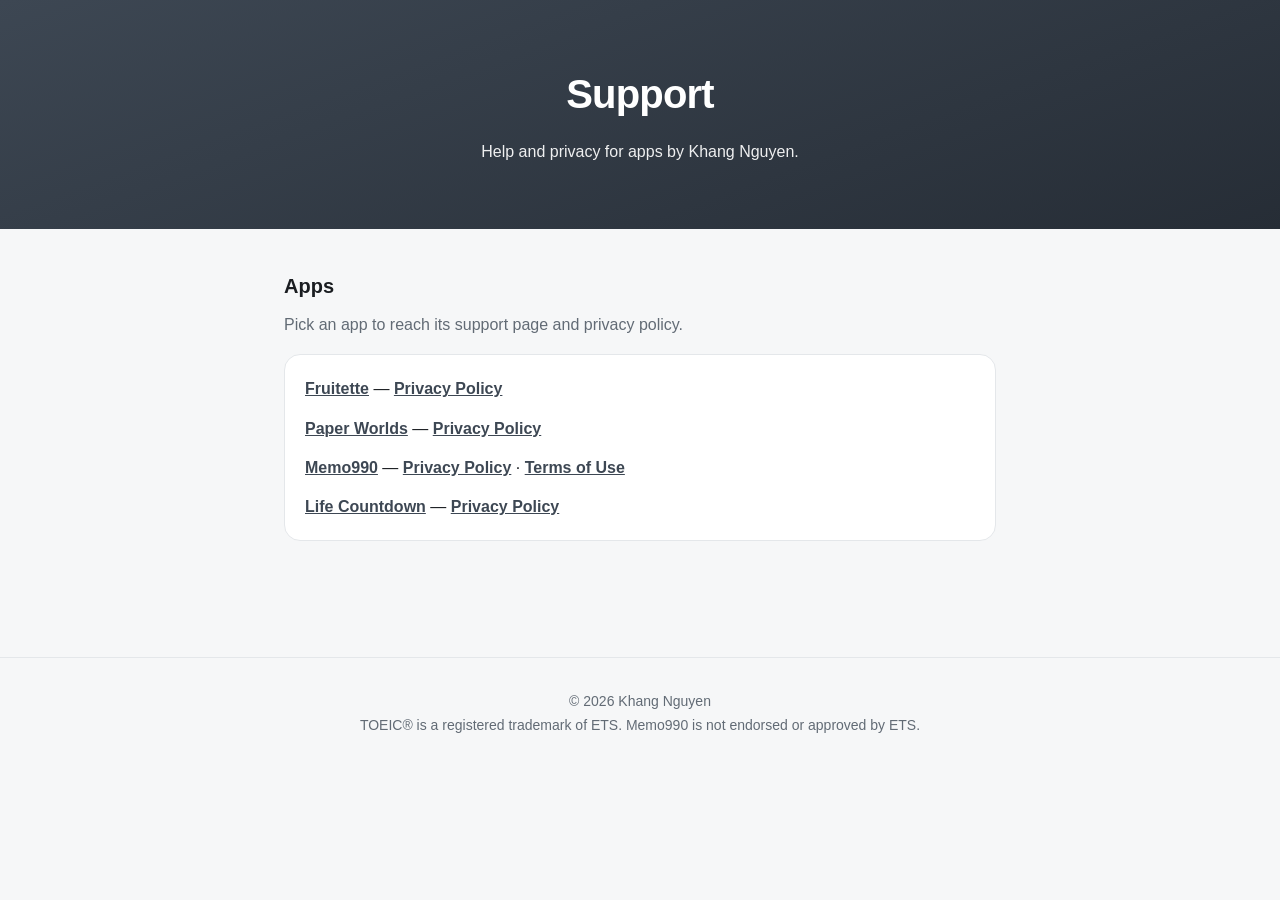
<file: index.html>
<!DOCTYPE html>
<html lang="en">
<head>
  <meta charset="UTF-8" />
  <meta name="viewport" content="width=device-width, initial-scale=1.0" />
  <title>Support — Apps by Khang Nguyen</title>
  <meta name="description" content="Support pages and privacy policies for apps by Khang Nguyen." />
  <link rel="stylesheet" href="assets/site.css" />
</head>
<body>
  <header class="hero">
    <div class="wrap">
      <h1>Support</h1>
      <p>Help and privacy for apps by Khang Nguyen.</p>
    </div>
  </header>

  <main class="wrap">
    <section>
      <h2>Apps</h2>
      <p class="section-sub">Pick an app to reach its support page and privacy policy.</p>
      <div class="card">
        <ul class="app-list">
          <li>
            <a href="fruitette/">Fruitette</a> —
            <a href="fruitette/privacy.html">Privacy Policy</a>
          </li>
          <li>
            <a href="paper/">Paper Worlds</a> —
            <a href="paper/privacy.html">Privacy Policy</a>
          </li>
          <li>
            <a href="memo990/">Memo990</a> —
            <a href="memo990/privacy.html">Privacy Policy</a> ·
            <a href="memo990/terms.html">Terms of Use</a>
          </li>
          <li>
            <a href="life-countdown/">Life Countdown</a> —
            <a href="life-countdown/privacy.html">Privacy Policy</a>
          </li>
        </ul>
      </div>
    </section>
  </main>

  <footer>
    <div>© 2026 Khang Nguyen</div>
    <div>TOEIC® is a registered trademark of ETS. Memo990 is not endorsed or approved by ETS.</div>
  </footer>
</body>
</html>
</file>
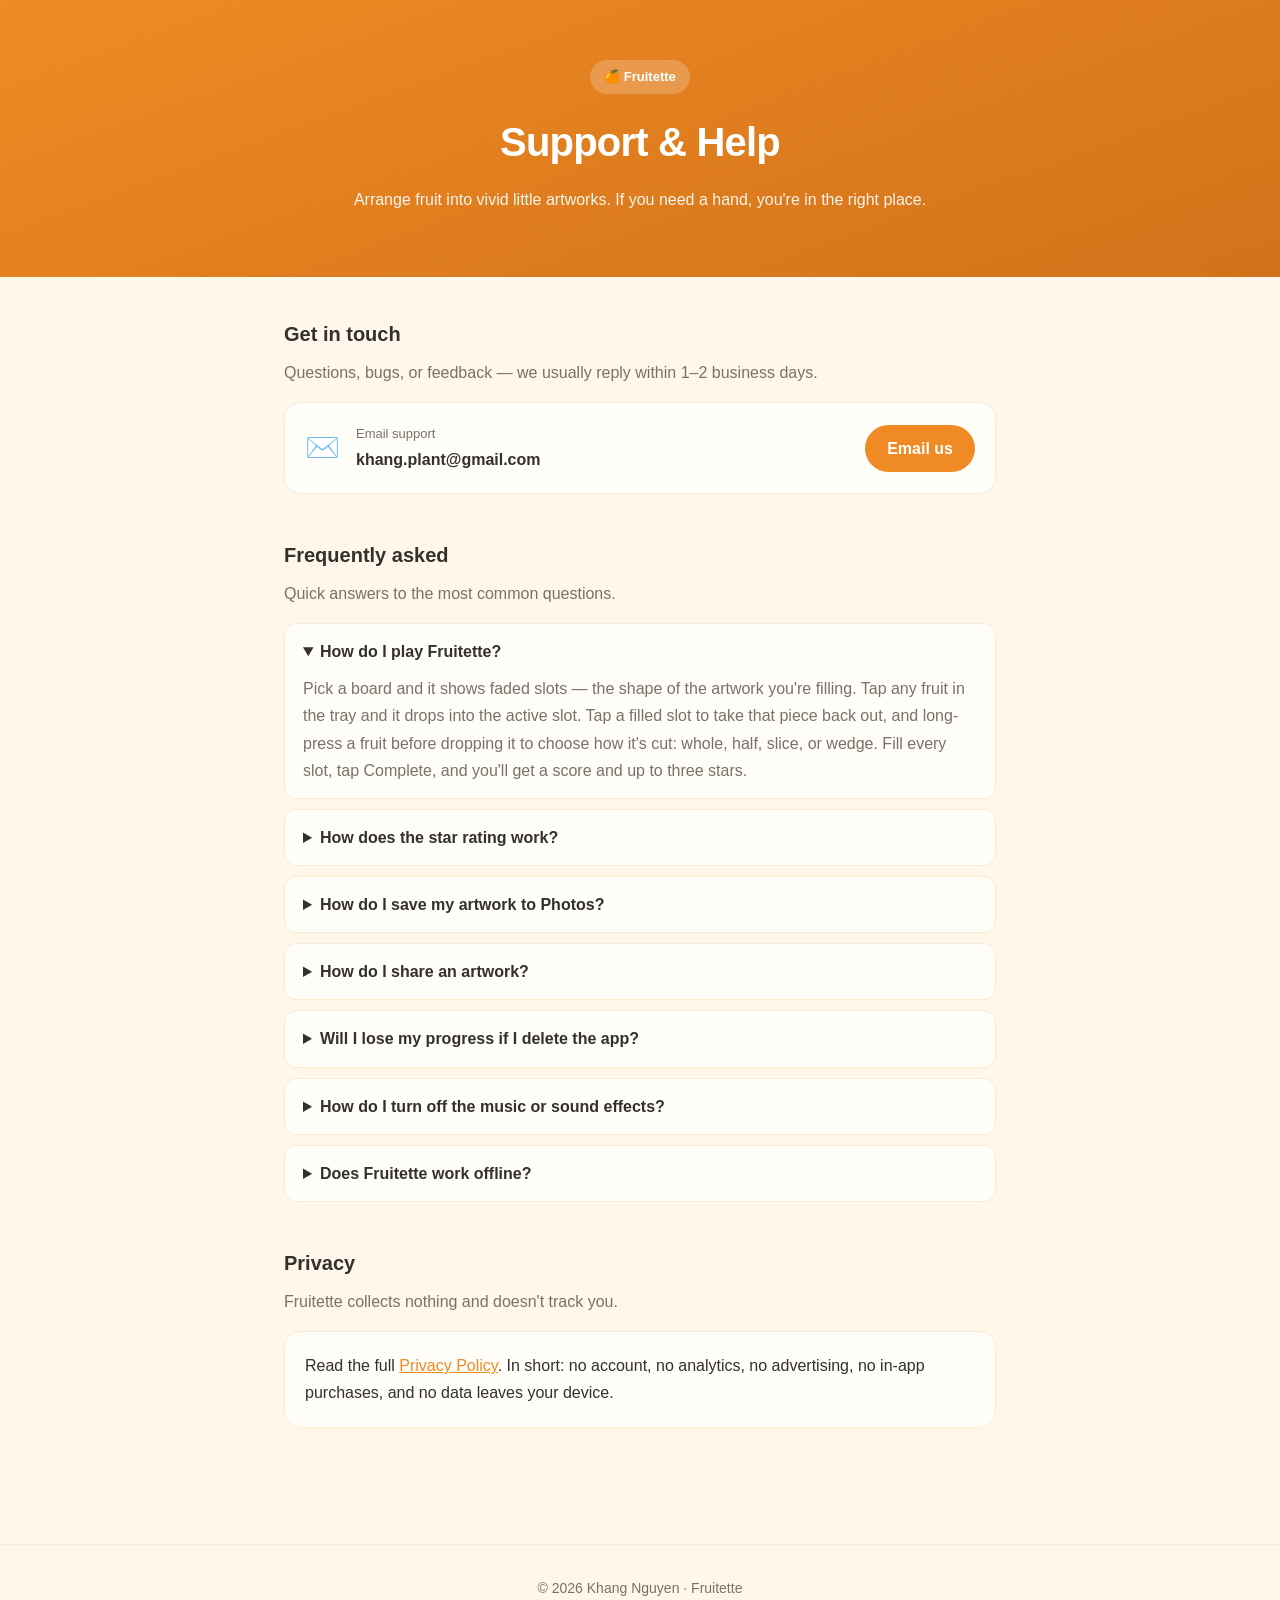
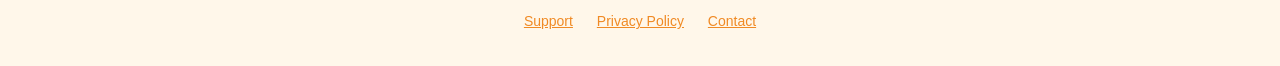
<file: fruitette/index.html>
<!DOCTYPE html>
<html lang="en">
<head>
  <meta charset="UTF-8" />
  <meta name="viewport" content="width=device-width, initial-scale=1.0" />
  <title>Support — Fruitette</title>
  <meta name="description" content="Support and help for Fruitette." />
  <link rel="stylesheet" href="../assets/site.css" />
  <style>
    :root {
      --paper: #FFF7EA;
      --paper-card: #FFFDF7;
      --ink: #33302E;
      --ink-soft: #7A7168;
      --brand: #F08A24;
      --brand-deep: #D1731A;
      --line: #FCEBD3;
    }
  </style>
</head>
<body>
  <header class="hero">
    <div class="wrap">
      <span class="badge">🍊 Fruitette</span>
      <h1>Support &amp; Help</h1>
      <p>Arrange fruit into vivid little artworks. If you need a hand, you're in the right place.</p>
    </div>
  </header>

  <main class="wrap">
    <section id="contact">
      <h2>Get in touch</h2>
      <p class="section-sub">Questions, bugs, or feedback — we usually reply within 1–2 business days.</p>
      <div class="card contact">
        <div class="icon">✉️</div>
        <div class="meta">
          <div class="label">Email support</div>
          <div class="value">khang.plant@gmail.com</div>
        </div>
        <a class="btn" href="mailto:khang.plant@gmail.com?subject=Fruitette%20Support">Email us</a>
      </div>
    </section>

    <section id="faq">
      <h2>Frequently asked</h2>
      <p class="section-sub">Quick answers to the most common questions.</p>

      <details open>
        <summary>How do I play Fruitette?</summary>
        <p>Pick a board and it shows faded slots — the shape of the artwork you're filling. Tap any fruit in the tray and it drops into the active slot. Tap a filled slot to take that piece back out, and long-press a fruit before dropping it to choose how it's cut: whole, half, slice, or wedge. Fill every slot, tap Complete, and you'll get a score and up to three stars.</p>
      </details>

      <details>
        <summary>How does the star rating work?</summary>
        <p>Stars come from colour harmony, not speed — there is no timer. Two opposite colours on the wheel (orange and blue, say) is complementary and earns three stars. Three neighbouring colours is analogous, and a single colour is monochrome; both earn two stars. No harmony earns one star. Rarer fruit adds points on top, and garnishes like mint or pearls score points without affecting harmony.</p>
      </details>

      <details>
        <summary>How do I save my artwork to Photos?</summary>
        <p>When you complete an arrangement, the finish screen has a save button that writes the image to your photo library. The first time you tap it, iOS asks for permission to add photos — that's the standard system prompt. If you said no earlier and want to change it, go to iOS Settings → Fruitette → Photos and allow adding photos. Fruitette only ever adds images; it never reads the photos you already have.</p>
      </details>

      <details>
        <summary>How do I share an artwork?</summary>
        <p>The finish screen also has a share button. It hands the image to the normal iOS share sheet, and you pick where it goes — Messages, Instagram, AirDrop, anywhere. Fruitette doesn't upload your artwork anywhere on its own.</p>
      </details>

      <details>
        <summary>Will I lose my progress if I delete the app?</summary>
        <p>Yes. Fruitette stores everything on your device and there is no account or cloud backup, so deleting the app deletes your progress, stars, and unlocks for good. There's no way for us to restore it — we never had a copy. If you're only moving to a new phone, an encrypted iPhone backup or a direct device-to-device transfer carries the app's data across.</p>
      </details>

      <details>
        <summary>How do I turn off the music or sound effects?</summary>
        <p>Both toggles live at the top of the Home screen: the music note icon turns background music on and off, and the speaker icon does the same for sound effects. Your choice is remembered the next time you open the app.</p>
      </details>

      <details>
        <summary>Does Fruitette work offline?</summary>
        <p>Yes, completely. Fruitette has no accounts and no server — everything runs on your device, so the whole game works in airplane mode.</p>
      </details>
    </section>

    <section id="privacy">
      <h2>Privacy</h2>
      <p class="section-sub">Fruitette collects nothing and doesn't track you.</p>
      <div class="card">
        <p>Read the full <a href="privacy.html">Privacy Policy</a>. In short: no account, no analytics, no advertising, no in-app purchases, and no data leaves your device.</p>
      </div>
    </section>
  </main>

  <footer>
    <div>© 2026 Khang Nguyen · Fruitette</div>
    <div style="margin-top:10px">
      <a href="index.html">Support</a>
      <a href="privacy.html">Privacy Policy</a>
      <a href="mailto:khang.plant@gmail.com">Contact</a>
    </div>
  </footer>
</body>
</html>
</file>
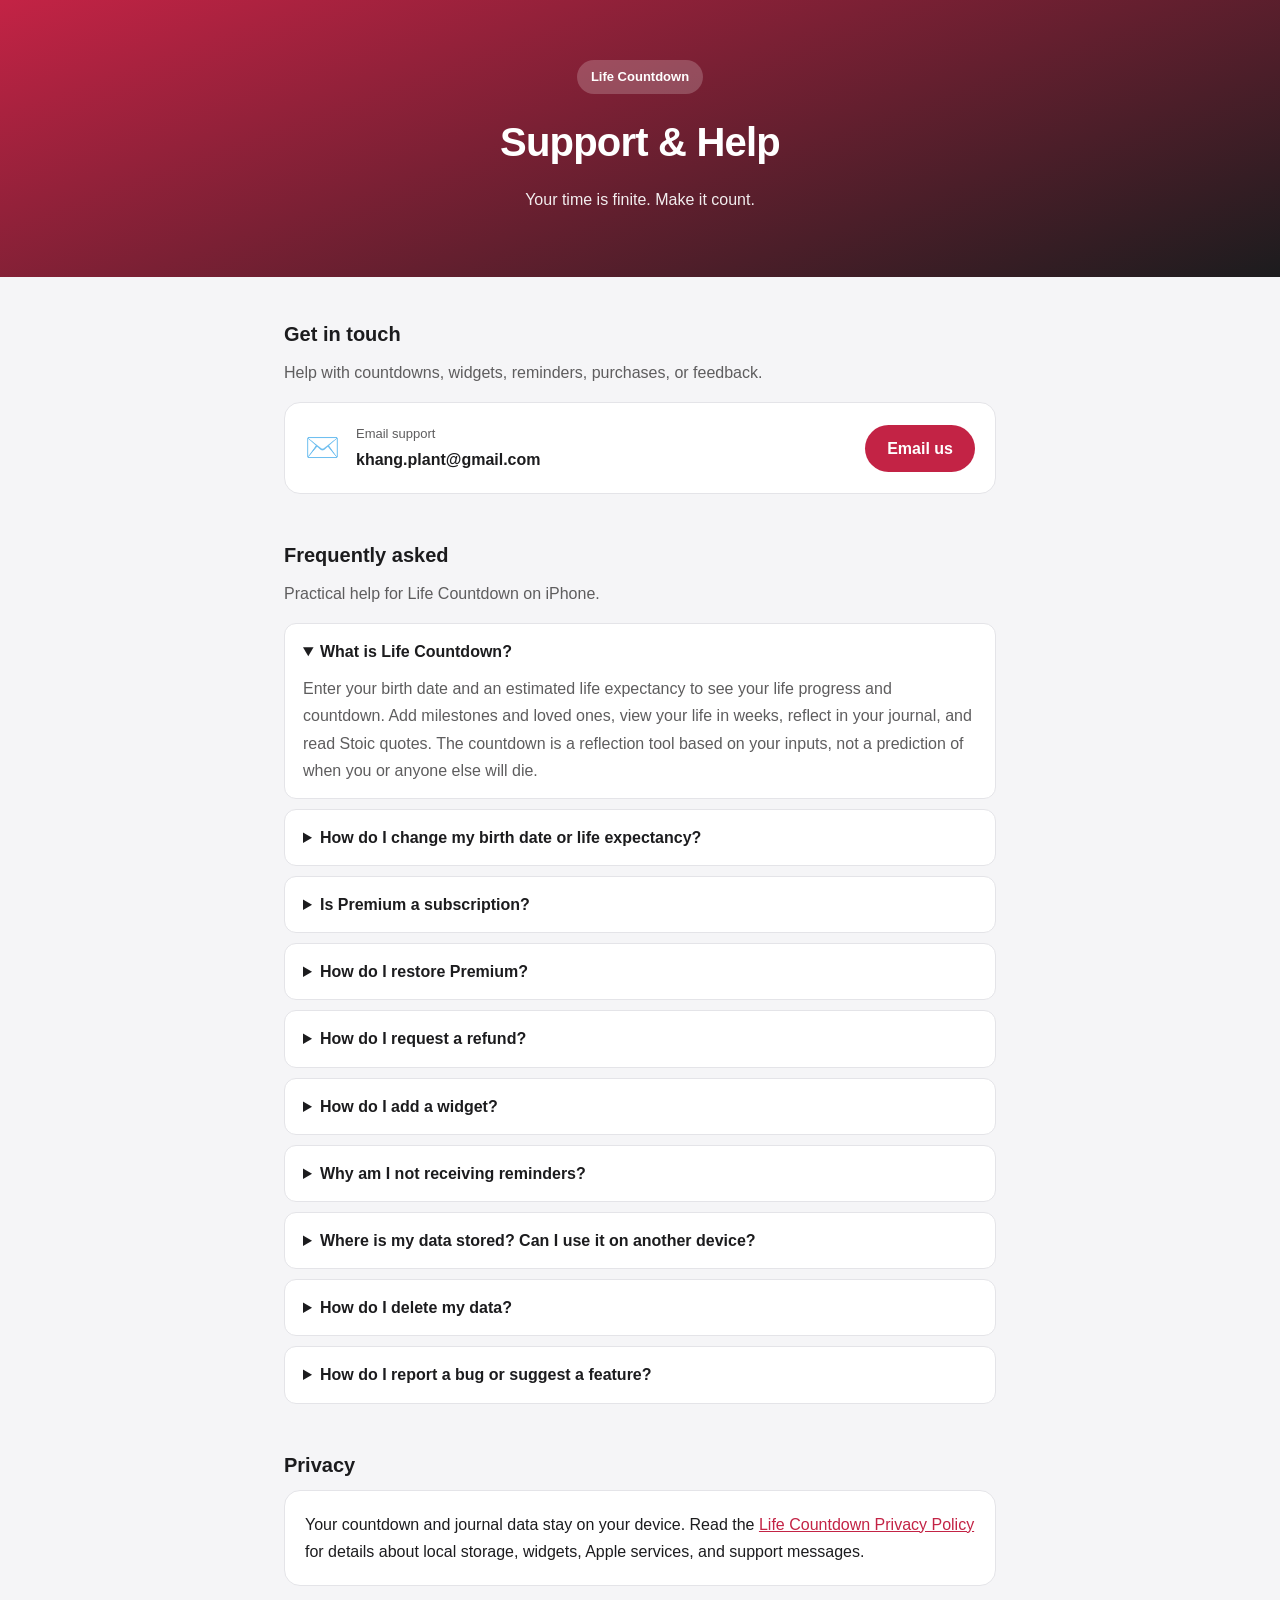
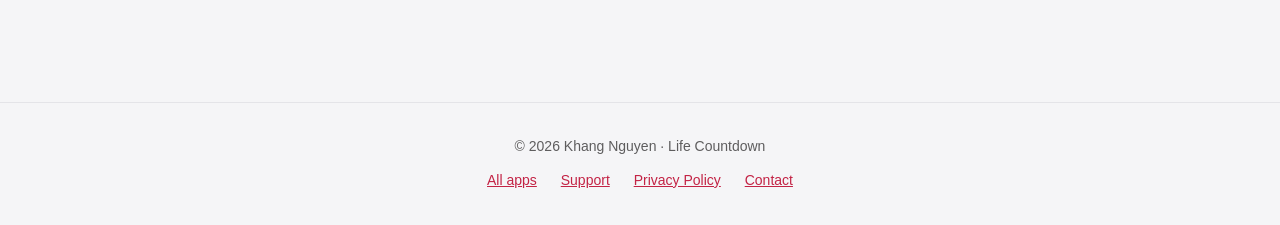
<file: life-countdown/index.html>
<!DOCTYPE html>
<html lang="en">
<head>
  <meta charset="UTF-8" />
  <meta name="viewport" content="width=device-width, initial-scale=1.0" />
  <title>Support &amp; Help — Life Countdown</title>
  <meta name="description" content="Help with Life Countdown, widgets, reminders, local data, and one-time Premium purchases." />
  <link rel="stylesheet" href="../assets/site.css" />
  <style>
    :root {
      --paper: #F5F5F7; --paper-card: #FFFFFF; --ink: #1C1C1E;
      --ink-soft: #5E5D5E; --brand: #C32345; --brand-deep: #1C1C1E;
      --line: #E4E4E8;
    }
  </style>
</head>
<body>
  <header class="hero">
    <div class="wrap">
      <span class="badge">Life Countdown</span>
      <h1>Support &amp; Help</h1>
      <p>Your time is finite. Make it count.</p>
    </div>
  </header>
  <main class="wrap">
    <section id="contact">
      <h2>Get in touch</h2>
      <p class="section-sub">Help with countdowns, widgets, reminders, purchases, or feedback.</p>
      <div class="card contact">
        <div class="icon" aria-hidden="true">✉️</div>
        <div class="meta">
          <div class="label">Email support</div>
          <div class="value">khang.plant@gmail.com</div>
        </div>
        <a class="btn" href="mailto:khang.plant@gmail.com?subject=Life%20Countdown%20Support">Email us</a>
      </div>
    </section>
    <section id="faq">
      <h2>Frequently asked</h2>
      <p class="section-sub">Practical help for Life Countdown on iPhone.</p>
      <details open>
        <summary>What is Life Countdown?</summary>
        <p>Enter your birth date and an estimated life expectancy to see your life progress and countdown. Add milestones and loved ones, view your life in weeks, reflect in your journal, and read Stoic quotes. The countdown is a reflection tool based on your inputs, not a prediction of when you or anyone else will die.</p>
      </details>
      <details>
        <summary>How do I change my birth date or life expectancy?</summary>
        <p>Open Profile → Personal Settings. Update your birth date or life expectancy there. You can also manage your loved ones from Personal Settings.</p>
      </details>
      <details>
        <summary>Is Premium a subscription?</summary>
        <p>No. Premium is an optional one-time purchase through the Apple App Store. It unlocks unlimited loved ones, morning Stoic quote notifications, Life-in-Weeks themes, and milestones on your life grid. The App Store shows the current price in your currency before you confirm payment.</p>
      </details>
      <details>
        <summary>How do I restore Premium?</summary>
        <p>Open a locked Premium feature to show the upgrade screen, then tap Restore Purchase. Use the same Apple Account you used for the original purchase and connect to the internet. During onboarding, the upgrade screen also has a Restore button. Restoring a purchase restores eligible paid access, not your milestones, loved ones, or journal.</p>
      </details>
      <details>
        <summary>How do I request a refund?</summary>
        <p>Apple handles App Store billing and refunds. Visit <a href="https://reportaproblem.apple.com/">Report a Problem</a> to submit a request to Apple. For missing Premium access, try Restore Purchase first or email us.</p>
      </details>
      <details>
        <summary>How do I add a widget?</summary>
        <p>Open Profile → Widget Setup for instructions. On your iPhone, touch and hold the Home Screen, choose the option to add a widget, and search for Life Countdown. For a Lock Screen widget, touch and hold the Lock Screen, choose Customize, and select a Life Countdown widget. If the widget looks stale, open the app once to refresh its shared countdown data.</p>
      </details>
      <details>
        <summary>Why am I not receiving reminders?</summary>
        <p>Open Profile → Notifications to enable and schedule your reminders. Also allow notifications for Life Countdown in iOS Settings and check whether Focus or notification delivery settings are silencing them. Morning Stoic quote notifications require Premium.</p>
      </details>
      <details>
        <summary>Where is my data stored? Can I use it on another device?</summary>
        <p>Your birth date, milestones, loved ones, journal entries, and preferences are stored locally on your device. No Life Countdown account or app-managed cloud sync is provided. We do not have a server copy to recover if you delete the app or lose your device. Device backups, if enabled, are controlled by your operating system and backup settings.</p>
      </details>
      <details>
        <summary>How do I delete my data?</summary>
        <p>Open Profile → Reset All Data and confirm Reset. This removes locally stored settings, milestones, loved ones, journal entries, and notification preferences and returns the app to onboarding. This does not refund or cancel an App Store purchase. Individual journal entries and milestones can also be deleted in the app.</p>
      </details>
      <details>
        <summary>How do I report a bug or suggest a feature?</summary>
        <p>Use Profile → Report a Bug or Request a Feature, or email the address above. Include your app version, device model, iOS version, and steps to reproduce the issue. Share screenshots only if you are comfortable including their contents; please omit private journal entries and other personal details.</p>
      </details>
    </section>
    <section id="privacy">
      <h2>Privacy</h2>
      <div class="card">
        <p>Your countdown and journal data stay on your device. Read the <a href="privacy.html">Life Countdown Privacy Policy</a> for details about local storage, widgets, Apple services, and support messages.</p>
      </div>
    </section>
  </main>
  <footer>
    <div>© 2026 Khang Nguyen · Life Countdown</div>
    <div style="margin-top:10px">
      <a href="../">All apps</a>
      <a href="index.html">Support</a>
      <a href="privacy.html">Privacy Policy</a>
      <a href="mailto:khang.plant@gmail.com?subject=Life%20Countdown%20Support">Contact</a>
    </div>
  </footer>
</body>
</html>
</file>
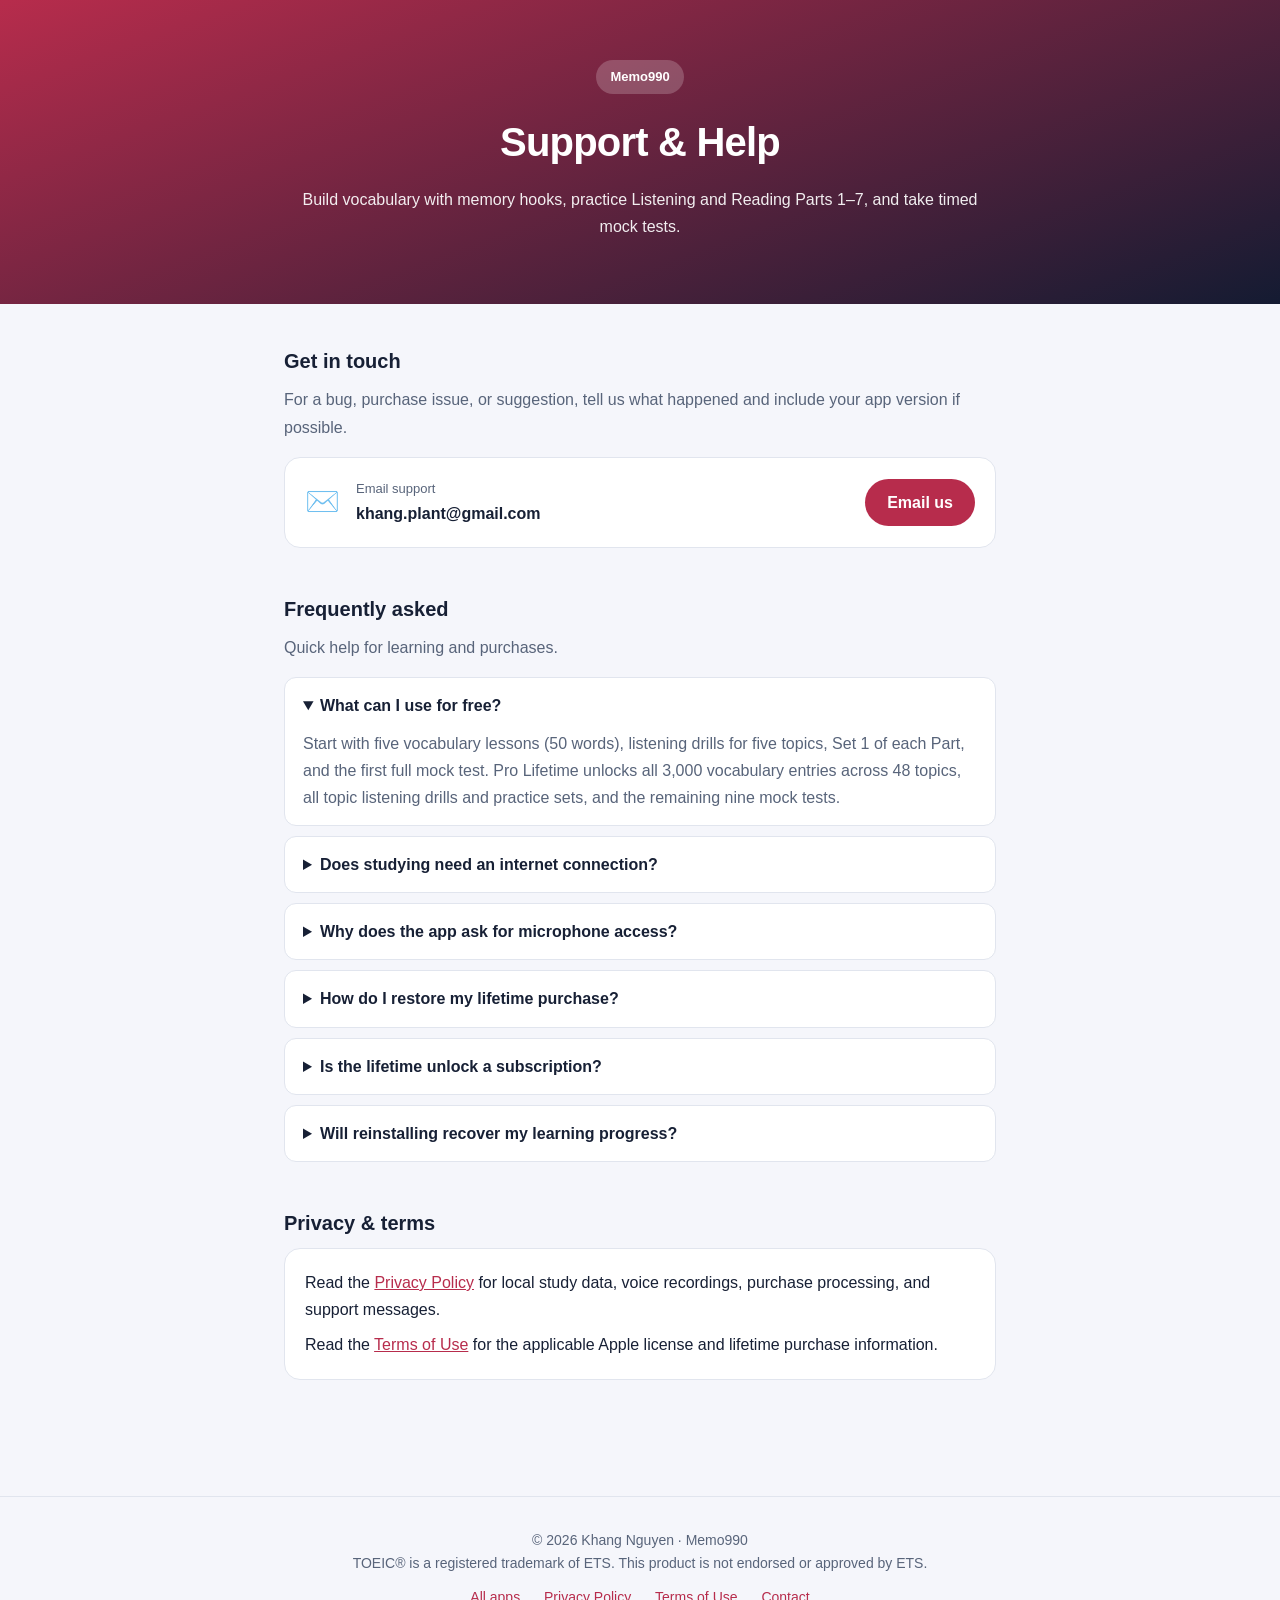
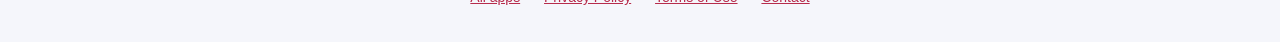
<file: memo990/index.html>
<!DOCTYPE html>
<html lang="en">
<head>
  <meta charset="UTF-8" />
  <meta name="viewport" content="width=device-width, initial-scale=1.0" />
  <title>Support — Memo990</title>
  <meta name="description" content="Help with Memo990 vocabulary, Listening and Reading practice, mock tests, and purchase restoration." />
  <link rel="canonical" href="https://khang-nguyen265.github.io/support/memo990/" />
  <link rel="stylesheet" href="../assets/site.css" />
  <style>
    :root {
      --paper: #f5f6fb; --paper-card: #ffffff; --ink: #172035;
      --ink-soft: #58647a; --brand: #b72c4c; --brand-deep: #141b32;
      --line: #e1e5ee;
    }
  </style>
</head>
<body>
  <header class="hero">
    <div class="wrap">
      <span class="badge">Memo990</span>
      <h1>Support &amp; Help</h1>
      <p>Build vocabulary with memory hooks, practice Listening and Reading Parts 1–7, and take timed mock tests.</p>
    </div>
  </header>

  <main class="wrap">
    <section id="contact">
      <h2>Get in touch</h2>
      <p class="section-sub">For a bug, purchase issue, or suggestion, tell us what happened and include your app version if possible.</p>
      <div class="card contact">
        <div class="icon" aria-hidden="true">✉️</div>
        <div class="meta">
          <div class="label">Email support</div>
          <div class="value">khang.plant@gmail.com</div>
        </div>
        <a class="btn" href="mailto:khang.plant@gmail.com?subject=Memo990%20Support">Email us</a>
      </div>
    </section>

    <section id="faq">
      <h2>Frequently asked</h2>
      <p class="section-sub">Quick help for learning and purchases.</p>
      <details open>
        <summary>What can I use for free?</summary>
        <p>Start with five vocabulary lessons (50 words), listening drills for five topics, Set 1 of each Part, and the first full mock test. Pro Lifetime unlocks all 3,000 vocabulary entries across 48 topics, all topic listening drills and practice sets, and the remaining nine mock tests.</p>
      </details>
      <details>
        <summary>Does studying need an internet connection?</summary>
        <p>Vocabulary content and study progress are stored on your device. Buying or restoring Pro Lifetime requires an internet connection to reach the App Store and the purchase service.</p>
      </details>
      <details>
        <summary>Why does the app ask for microphone access?</summary>
        <p>Shadowing uses the microphone when you choose to record your voice so you can listen back and compare it with the sample. You can listen to the sample without granting access.</p>
      </details>
      <details>
        <summary>How do I restore my lifetime purchase?</summary>
        <p>In the app, open Settings and tap Restore purchases, or use Restore on the purchase screen. Connect to the internet and use the same Apple Account that made the purchase. If access does not return, email us with a description of the problem. Please do not send payment card details.</p>
      </details>
      <details>
        <summary>Is the lifetime unlock a subscription?</summary>
        <p>No. It is a one-time in-app purchase. The App Store shows the price in your region before you confirm payment.</p>
      </details>
      <details>
        <summary>Will reinstalling recover my learning progress?</summary>
        <p>Study progress and settings are stored on your device. Deleting the app may remove them; we do not have an account or cloud copy to restore. Restoring a purchase recovers eligible paid access, not your study history.</p>
      </details>
    </section>

    <section id="legal">
      <h2>Privacy &amp; terms</h2>
      <div class="card">
        <p>Read the <a href="privacy.html">Privacy Policy</a> for local study data, voice recordings, purchase processing, and support messages.</p>
        <p>Read the <a href="terms.html">Terms of Use</a> for the applicable Apple license and lifetime purchase information.</p>
      </div>
    </section>
  </main>

  <footer>
    <div>© 2026 Khang Nguyen · Memo990</div>
    <div>TOEIC® is a registered trademark of ETS. This product is not endorsed or approved by ETS.</div>
    <div style="margin-top:10px">
      <a href="../">All apps</a>
      <a href="privacy.html">Privacy Policy</a>
      <a href="terms.html">Terms of Use</a>
      <a href="mailto:khang.plant@gmail.com?subject=Memo990%20Support">Contact</a>
    </div>
  </footer>
</body>
</html>
</file>
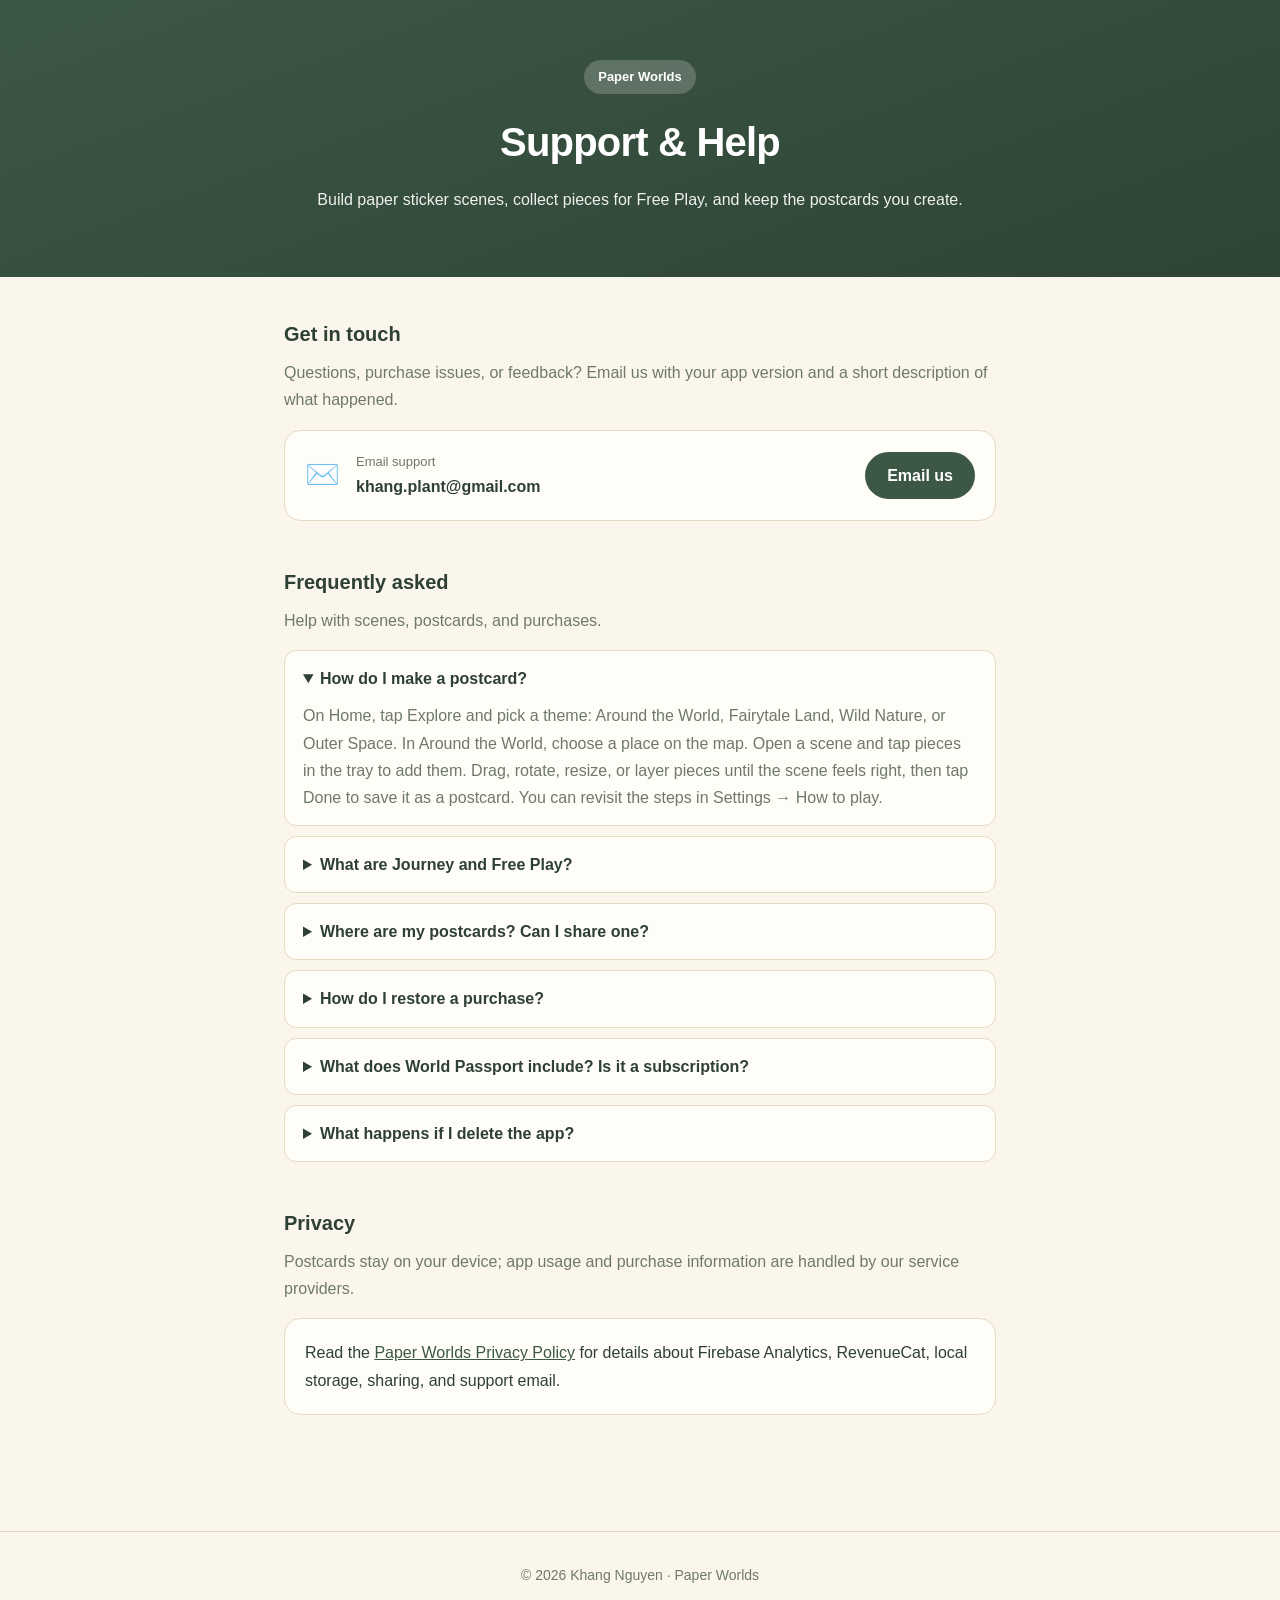
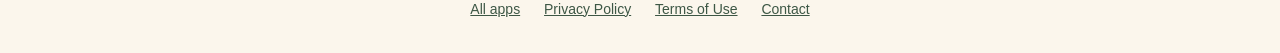
<file: paper/index.html>
<!DOCTYPE html>
<html lang="en">
<head>
  <meta charset="UTF-8" />
  <meta name="viewport" content="width=device-width, initial-scale=1.0" />
  <title>Support — Paper Worlds</title>
  <meta name="description" content="Help, purchases, and privacy information for Paper Worlds." />
  <link rel="stylesheet" href="../assets/site.css" />
  <style>
    :root {
      --paper: #FBF6EC;
      --paper-card: #FFFDF8;
      --ink: #2E4034;
      --ink-soft: #6E7A66;
      --brand: #3D5745;
      --brand-deep: #2E4434;
      --line: #E8D9C4;
    }
  </style>
</head>
<body>
  <header class="hero">
    <div class="wrap">
      <span class="badge">Paper Worlds</span>
      <h1>Support &amp; Help</h1>
      <p>Build paper sticker scenes, collect pieces for Free Play, and keep the postcards you create.</p>
    </div>
  </header>

  <main class="wrap">
    <section id="contact">
      <h2>Get in touch</h2>
      <p class="section-sub">Questions, purchase issues, or feedback? Email us with your app version and a short description of what happened.</p>
      <div class="card contact">
        <div class="icon" aria-hidden="true">✉️</div>
        <div class="meta">
          <div class="label">Email support</div>
          <div class="value">khang.plant@gmail.com</div>
        </div>
        <a class="btn" href="mailto:khang.plant@gmail.com?subject=Paper%20Worlds%20Support">Email us</a>
      </div>
    </section>

    <section id="faq">
      <h2>Frequently asked</h2>
      <p class="section-sub">Help with scenes, postcards, and purchases.</p>

      <details open>
        <summary>How do I make a postcard?</summary>
        <p>On Home, tap Explore and pick a theme: Around the World, Fairytale Land, Wild Nature, or Outer Space. In Around the World, choose a place on the map. Open a scene and tap pieces in the tray to add them. Drag, rotate, resize, or layer pieces until the scene feels right, then tap Done to save it as a postcard. You can revisit the steps in Settings → How to play.</p>
      </details>

      <details>
        <summary>What are Journey and Free Play?</summary>
        <p>Each new discovery scene you complete gives you a sticker. Reaching journey milestones unlocks extra backgrounds. Stickers and backgrounds you have earned can be used as often as you like in Free Play, which you open from Home.</p>
      </details>

      <details>
        <summary>Where are my postcards? Can I share one?</summary>
        <p>On Home, tap Collection to open your travel journal, then select a postcard. Its Actions menu lets you share, favorite, rename, edit, or delete it. Sharing opens your device's share sheet, where you choose the destination. Paper Worlds does not automatically upload the postcard to us.</p>
      </details>

      <details>
        <summary>How do I restore a purchase?</summary>
        <p>Tap the shopping-bag button on Home to open the Shop, then tap Restore purchases at the bottom while online. Use the same Apple Account you used to buy World Passport. If a purchase is still missing, email support with a short description of the issue. Please do not send a full payment card number.</p>
      </details>

      <details>
        <summary>What does World Passport include? Is it a subscription?</summary>
        <p>No subscription. World Passport is an optional one-time purchase that unlocks all current and future discovery scenes. Many scenes are free to play without it. Stickers and Free Play backgrounds are still earned by completing scenes; buying World Passport does not grant them right away. The App Store shows the price before you buy.</p>
      </details>

      <details>
        <summary>What happens if I delete the app?</summary>
        <p>Your postcards and local progress are stored on your device. Deleting the app may remove them, and we do not have a server copy to restore. Restore purchases in Shop can recover eligible purchases associated with your store account, but it does not recover your postcards or progress.</p>
      </details>
    </section>

    <section id="privacy">
      <h2>Privacy</h2>
      <p class="section-sub">Postcards stay on your device; app usage and purchase information are handled by our service providers.</p>
      <div class="card">
        <p>Read the <a href="privacy.html">Paper Worlds Privacy Policy</a> for details about Firebase Analytics, RevenueCat, local storage, sharing, and support email.</p>
      </div>
    </section>
  </main>

  <footer>
    <div>© 2026 Khang Nguyen · Paper Worlds</div>
    <div style="margin-top:10px">
      <a href="../">All apps</a>
      <a href="privacy.html">Privacy Policy</a>
      <a href="https://www.apple.com/legal/internet-services/itunes/dev/stdeula/">Terms of Use</a>
      <a href="mailto:khang.plant@gmail.com?subject=Paper%20Worlds%20Support">Contact</a>
    </div>
  </footer>
</body>
</html>
</file>
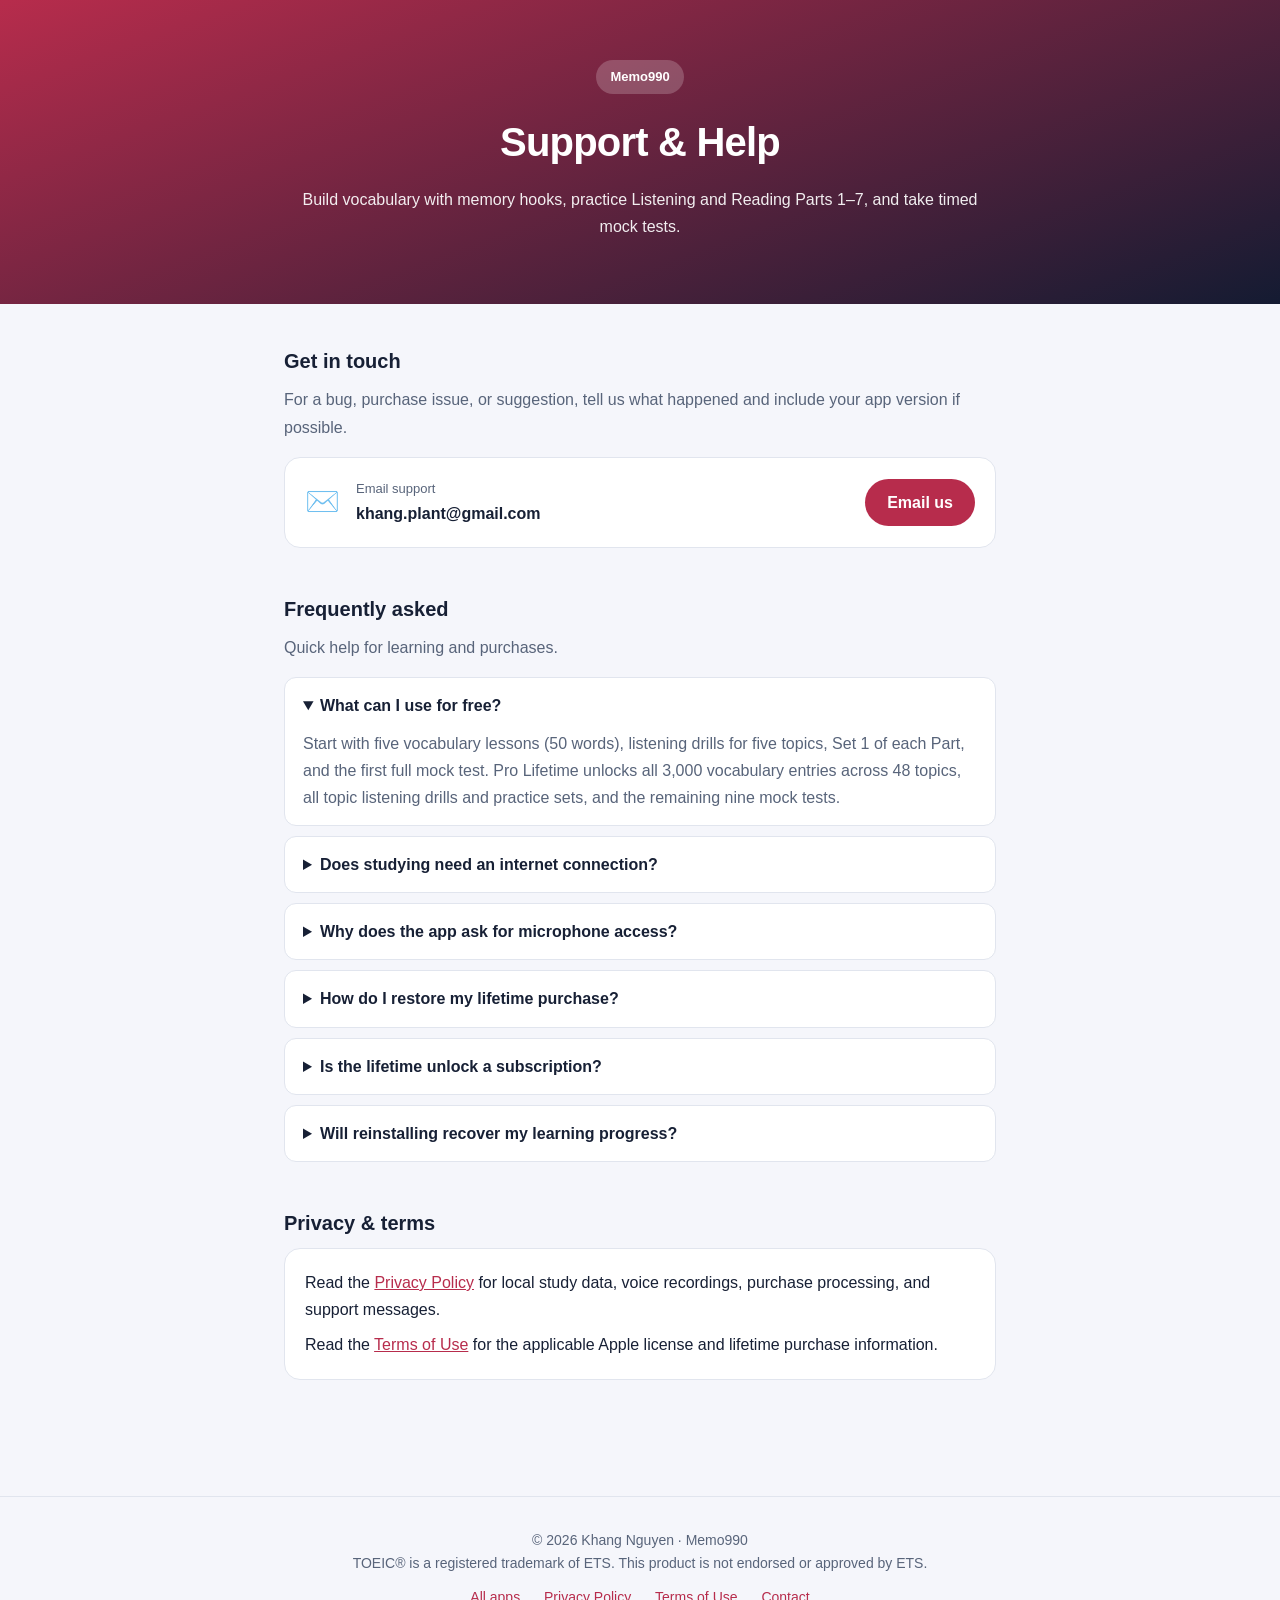
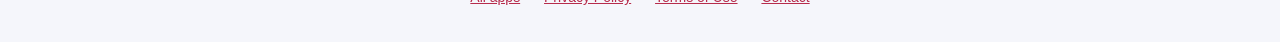
<file: toeic-mnemonic/index.html>
<!DOCTYPE html>
<html lang="en">
<head>
  <meta charset="UTF-8" />
  <meta name="viewport" content="width=device-width, initial-scale=1" />
  <title>Memo990 — Page moved</title>
  <link rel="canonical" href="https://khang-nguyen265.github.io/support/memo990/" />
  <meta http-equiv="refresh" content="0; url=https://khang-nguyen265.github.io/support/memo990/" />
</head>
<body>
  <p>This page has moved. <a href="https://khang-nguyen265.github.io/support/memo990/">Continue to Memo990</a>.</p>
</body>
</html>
</file>
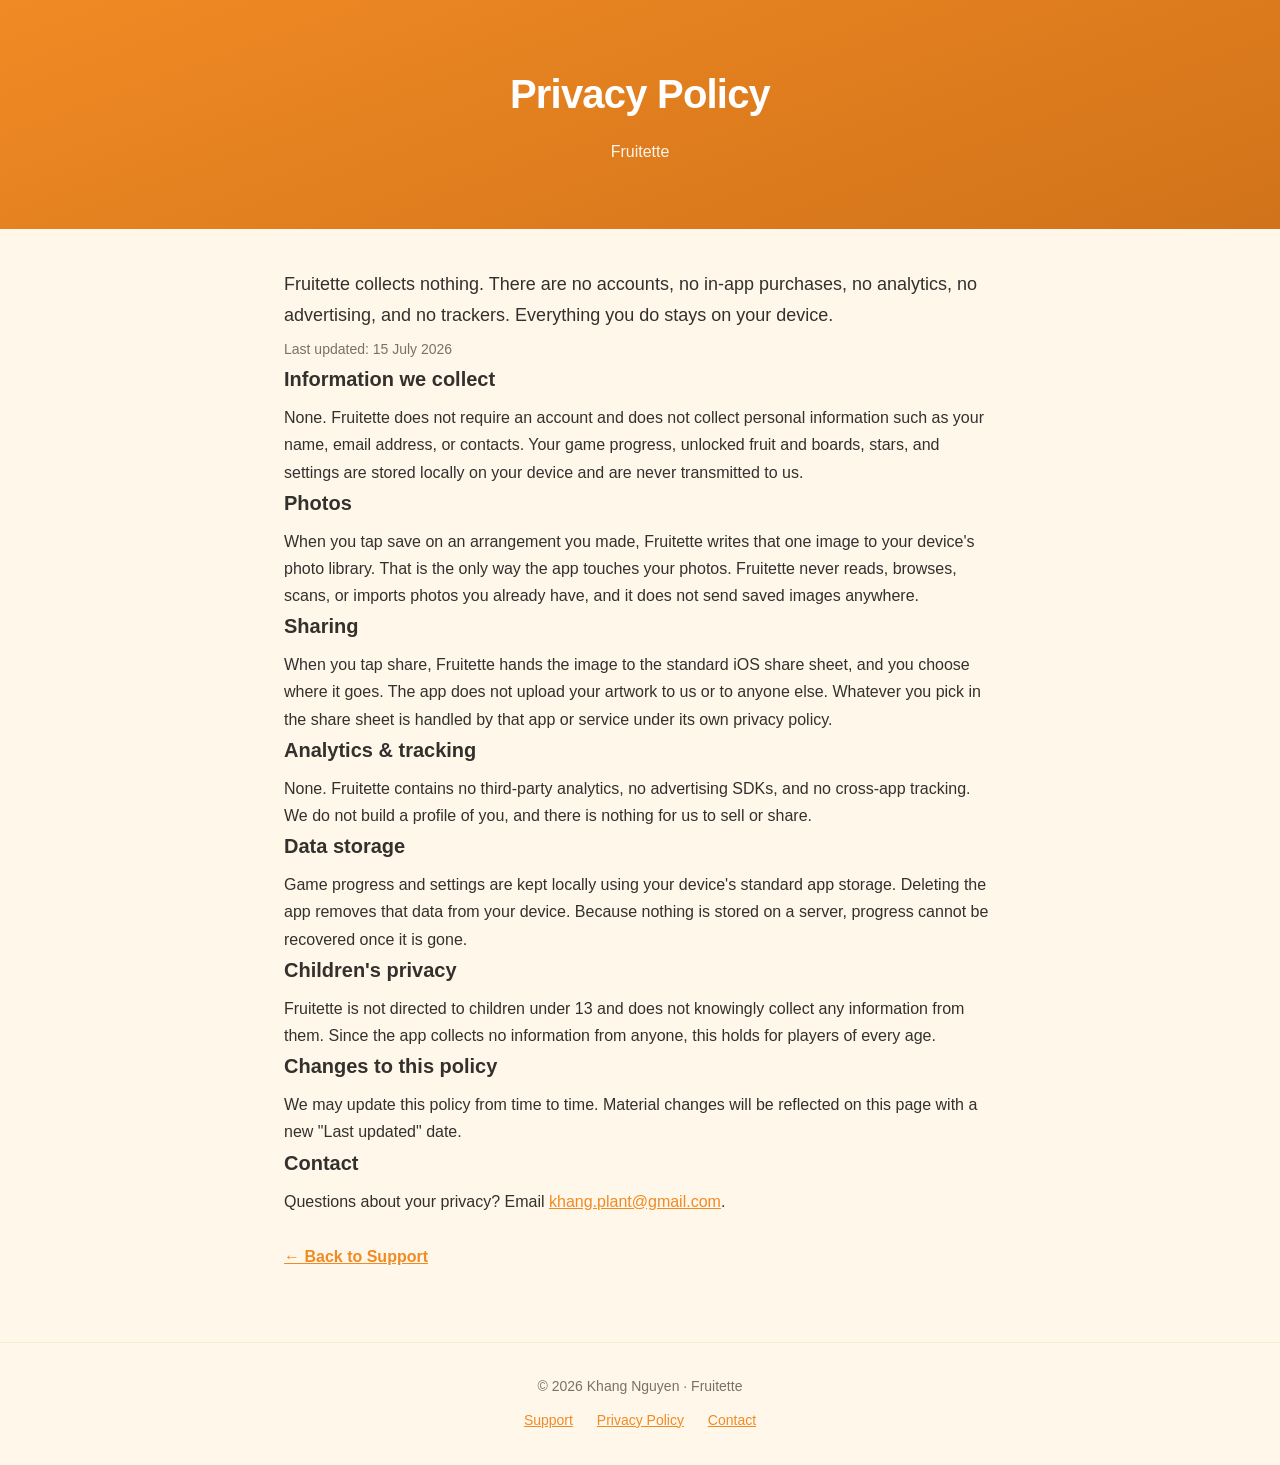
<file: fruitette/privacy.html>
<!DOCTYPE html>
<html lang="en">
<head>
  <meta charset="UTF-8" />
  <meta name="viewport" content="width=device-width, initial-scale=1.0" />
  <title>Privacy Policy — Fruitette</title>
  <meta name="description" content="Privacy Policy for Fruitette. The app collects nothing." />
  <link rel="stylesheet" href="../assets/site.css" />
  <style>
    :root {
      --paper: #FFF7EA;
      --paper-card: #FFFDF7;
      --ink: #33302E;
      --ink-soft: #7A7168;
      --brand: #F08A24;
      --brand-deep: #D1731A;
      --line: #FCEBD3;
    }
  </style>
</head>
<body>
  <header class="hero">
    <div class="wrap">
      <h1>Privacy Policy</h1>
      <p>Fruitette</p>
    </div>
  </header>

  <main class="wrap">
    <p class="lead">Fruitette collects nothing. There are no accounts, no in-app purchases, no analytics, no advertising, and no trackers. Everything you do stays on your device.</p>
    <p class="updated">Last updated: 15 July 2026</p>

    <h2>Information we collect</h2>
    <p>None. Fruitette does not require an account and does not collect personal information such as your name, email address, or contacts. Your game progress, unlocked fruit and boards, stars, and settings are stored locally on your device and are never transmitted to us.</p>

    <h2>Photos</h2>
    <p>When you tap save on an arrangement you made, Fruitette writes that one image to your device's photo library. That is the only way the app touches your photos. Fruitette never reads, browses, scans, or imports photos you already have, and it does not send saved images anywhere.</p>

    <h2>Sharing</h2>
    <p>When you tap share, Fruitette hands the image to the standard iOS share sheet, and you choose where it goes. The app does not upload your artwork to us or to anyone else. Whatever you pick in the share sheet is handled by that app or service under its own privacy policy.</p>

    <h2>Analytics &amp; tracking</h2>
    <p>None. Fruitette contains no third-party analytics, no advertising SDKs, and no cross-app tracking. We do not build a profile of you, and there is nothing for us to sell or share.</p>

    <h2>Data storage</h2>
    <p>Game progress and settings are kept locally using your device's standard app storage. Deleting the app removes that data from your device. Because nothing is stored on a server, progress cannot be recovered once it is gone.</p>

    <h2>Children's privacy</h2>
    <p>Fruitette is not directed to children under 13 and does not knowingly collect any information from them. Since the app collects no information from anyone, this holds for players of every age.</p>

    <h2>Changes to this policy</h2>
    <p>We may update this policy from time to time. Material changes will be reflected on this page with a new "Last updated" date.</p>

    <h2>Contact</h2>
    <p>Questions about your privacy? Email <a href="mailto:khang.plant@gmail.com">khang.plant@gmail.com</a>.</p>

    <a class="back" href="index.html">← Back to Support</a>
  </main>

  <footer>
    <div>© 2026 Khang Nguyen · Fruitette</div>
    <div style="margin-top:10px">
      <a href="index.html">Support</a>
      <a href="privacy.html">Privacy Policy</a>
      <a href="mailto:khang.plant@gmail.com">Contact</a>
    </div>
  </footer>
</body>
</html>
</file>
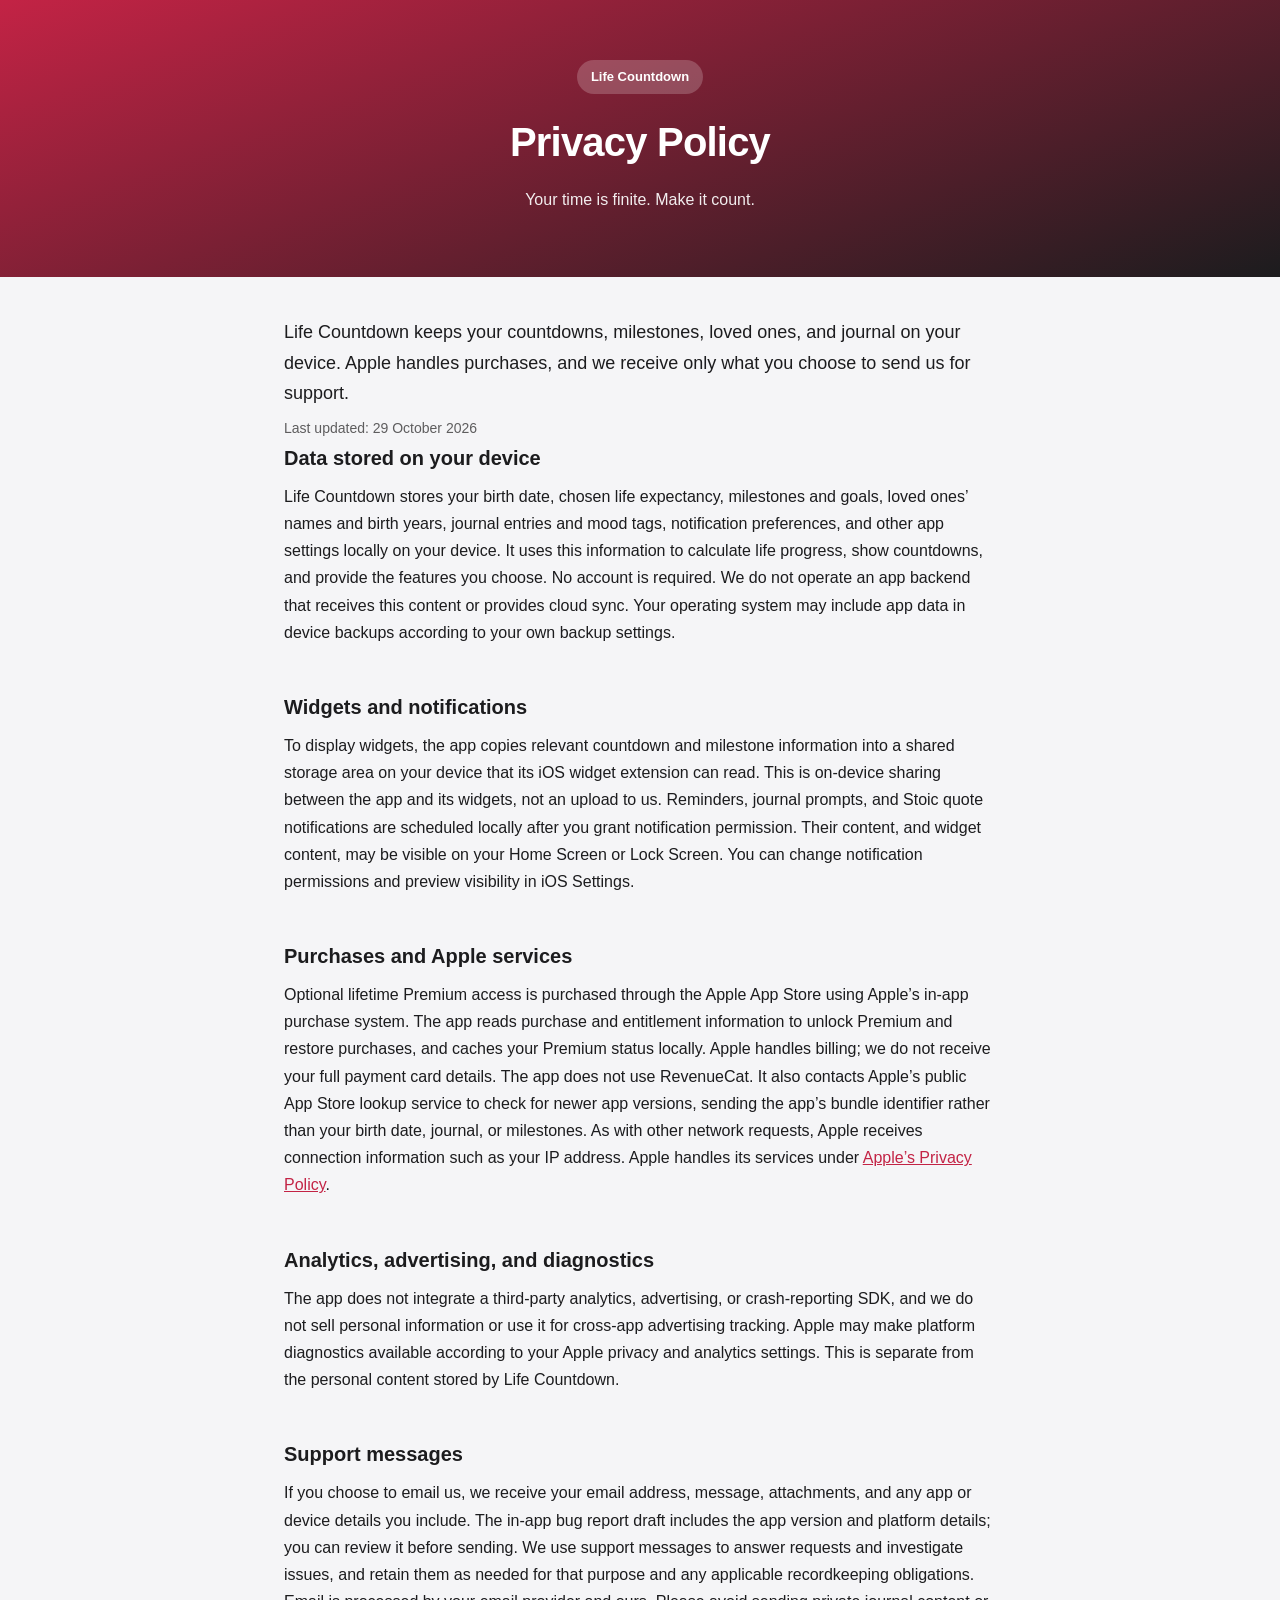
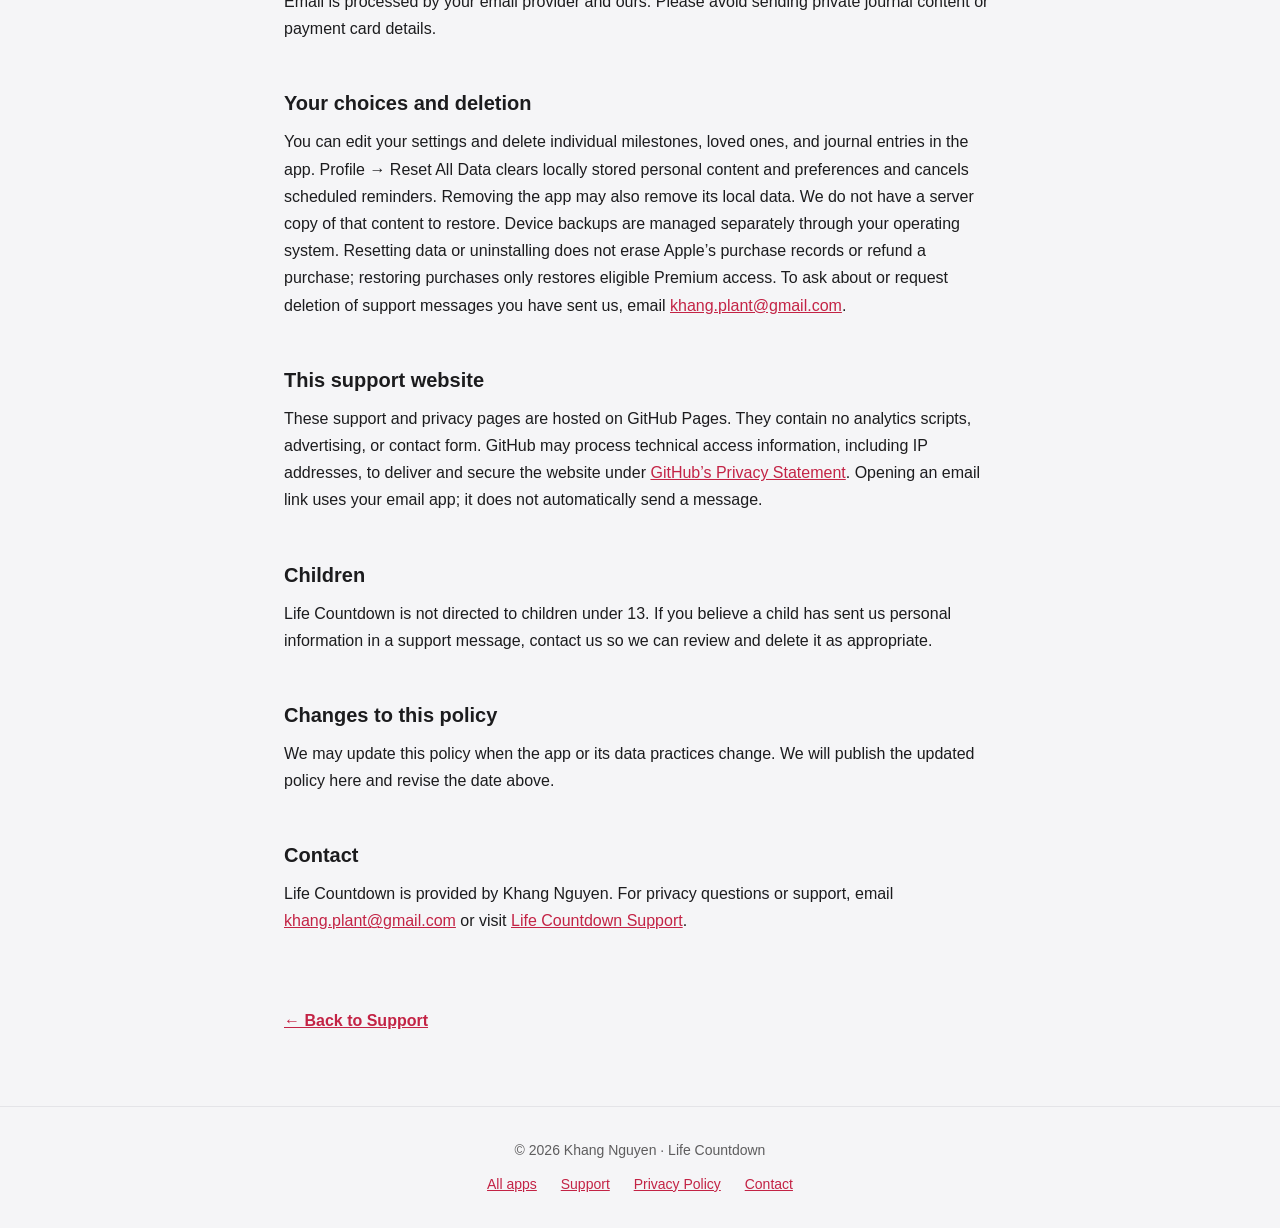
<file: life-countdown/privacy.html>
<!DOCTYPE html>
<html lang="en">
<head>
  <meta charset="UTF-8" />
  <meta name="viewport" content="width=device-width, initial-scale=1.0" />
  <title>Privacy Policy — Life Countdown</title>
  <meta name="description" content="How Life Countdown handles local countdown and journal data, widgets, Apple purchases, and support messages." />
  <link rel="stylesheet" href="../assets/site.css" />
  <style>
    :root {
      --paper: #F5F5F7; --paper-card: #FFFFFF; --ink: #1C1C1E;
      --ink-soft: #5E5D5E; --brand: #C32345; --brand-deep: #1C1C1E;
      --line: #E4E4E8;
    }
  </style>
</head>
<body>
  <header class="hero">
    <div class="wrap">
      <span class="badge">Life Countdown</span>
      <h1>Privacy Policy</h1>
      <p>Your time is finite. Make it count.</p>
    </div>
  </header>
  <main class="wrap">
    <p class="lead">Life Countdown keeps your countdowns, milestones, loved ones, and journal on your device. Apple handles purchases, and we receive only what you choose to send us for support.</p>
    <p class="updated">Last updated: 29 October 2026</p>
    <section>
      <h2>Data stored on your device</h2>
      <p>Life Countdown stores your birth date, chosen life expectancy, milestones and goals, loved ones’ names and birth years, journal entries and mood tags, notification preferences, and other app settings locally on your device. It uses this information to calculate life progress, show countdowns, and provide the features you choose. No account is required. We do not operate an app backend that receives this content or provides cloud sync. Your operating system may include app data in device backups according to your own backup settings.</p>
    </section>
    <section>
      <h2>Widgets and notifications</h2>
      <p>To display widgets, the app copies relevant countdown and milestone information into a shared storage area on your device that its iOS widget extension can read. This is on-device sharing between the app and its widgets, not an upload to us. Reminders, journal prompts, and Stoic quote notifications are scheduled locally after you grant notification permission. Their content, and widget content, may be visible on your Home Screen or Lock Screen. You can change notification permissions and preview visibility in iOS Settings.</p>
    </section>
    <section>
      <h2>Purchases and Apple services</h2>
      <p>Optional lifetime Premium access is purchased through the Apple App Store using Apple’s in-app purchase system. The app reads purchase and entitlement information to unlock Premium and restore purchases, and caches your Premium status locally. Apple handles billing; we do not receive your full payment card details. The app does not use RevenueCat. It also contacts Apple’s public App Store lookup service to check for newer app versions, sending the app’s bundle identifier rather than your birth date, journal, or milestones. As with other network requests, Apple receives connection information such as your IP address. Apple handles its services under <a href="https://www.apple.com/legal/privacy/">Apple’s Privacy Policy</a>.</p>
    </section>
    <section>
      <h2>Analytics, advertising, and diagnostics</h2>
      <p>The app does not integrate a third-party analytics, advertising, or crash-reporting SDK, and we do not sell personal information or use it for cross-app advertising tracking. Apple may make platform diagnostics available according to your Apple privacy and analytics settings. This is separate from the personal content stored by Life Countdown.</p>
    </section>
    <section>
      <h2>Support messages</h2>
      <p>If you choose to email us, we receive your email address, message, attachments, and any app or device details you include. The in-app bug report draft includes the app version and platform details; you can review it before sending. We use support messages to answer requests and investigate issues, and retain them as needed for that purpose and any applicable recordkeeping obligations. Email is processed by your email provider and ours. Please avoid sending private journal content or payment card details.</p>
    </section>
    <section>
      <h2>Your choices and deletion</h2>
      <p>You can edit your settings and delete individual milestones, loved ones, and journal entries in the app. Profile → Reset All Data clears locally stored personal content and preferences and cancels scheduled reminders. Removing the app may also remove its local data. We do not have a server copy of that content to restore. Device backups are managed separately through your operating system. Resetting data or uninstalling does not erase Apple’s purchase records or refund a purchase; restoring purchases only restores eligible Premium access. To ask about or request deletion of support messages you have sent us, email <a href="mailto:khang.plant@gmail.com?subject=Life%20Countdown%20Privacy">khang.plant@gmail.com</a>.</p>
    </section>
    <section>
      <h2>This support website</h2>
      <p>These support and privacy pages are hosted on GitHub Pages. They contain no analytics scripts, advertising, or contact form. GitHub may process technical access information, including IP addresses, to deliver and secure the website under <a href="https://docs.github.com/en/site-policy/privacy-policies/github-general-privacy-statement">GitHub’s Privacy Statement</a>. Opening an email link uses your email app; it does not automatically send a message.</p>
    </section>
    <section>
      <h2>Children</h2>
      <p>Life Countdown is not directed to children under 13. If you believe a child has sent us personal information in a support message, contact us so we can review and delete it as appropriate.</p>
    </section>
    <section>
      <h2>Changes to this policy</h2>
      <p>We may update this policy when the app or its data practices change. We will publish the updated policy here and revise the date above.</p>
    </section>
    <section>
      <h2>Contact</h2>
      <p>Life Countdown is provided by Khang Nguyen. For privacy questions or support, email <a href="mailto:khang.plant@gmail.com?subject=Life%20Countdown%20Privacy">khang.plant@gmail.com</a> or visit <a href="index.html">Life Countdown Support</a>.</p>
    </section>
    <a class="back" href="index.html">← Back to Support</a>
  </main>
  <footer>
    <div>© 2026 Khang Nguyen · Life Countdown</div>
    <div style="margin-top:10px">
      <a href="../">All apps</a>
      <a href="index.html">Support</a>
      <a href="privacy.html">Privacy Policy</a>
      <a href="mailto:khang.plant@gmail.com?subject=Life%20Countdown%20Support">Contact</a>
    </div>
  </footer>
</body>
</html>
</file>
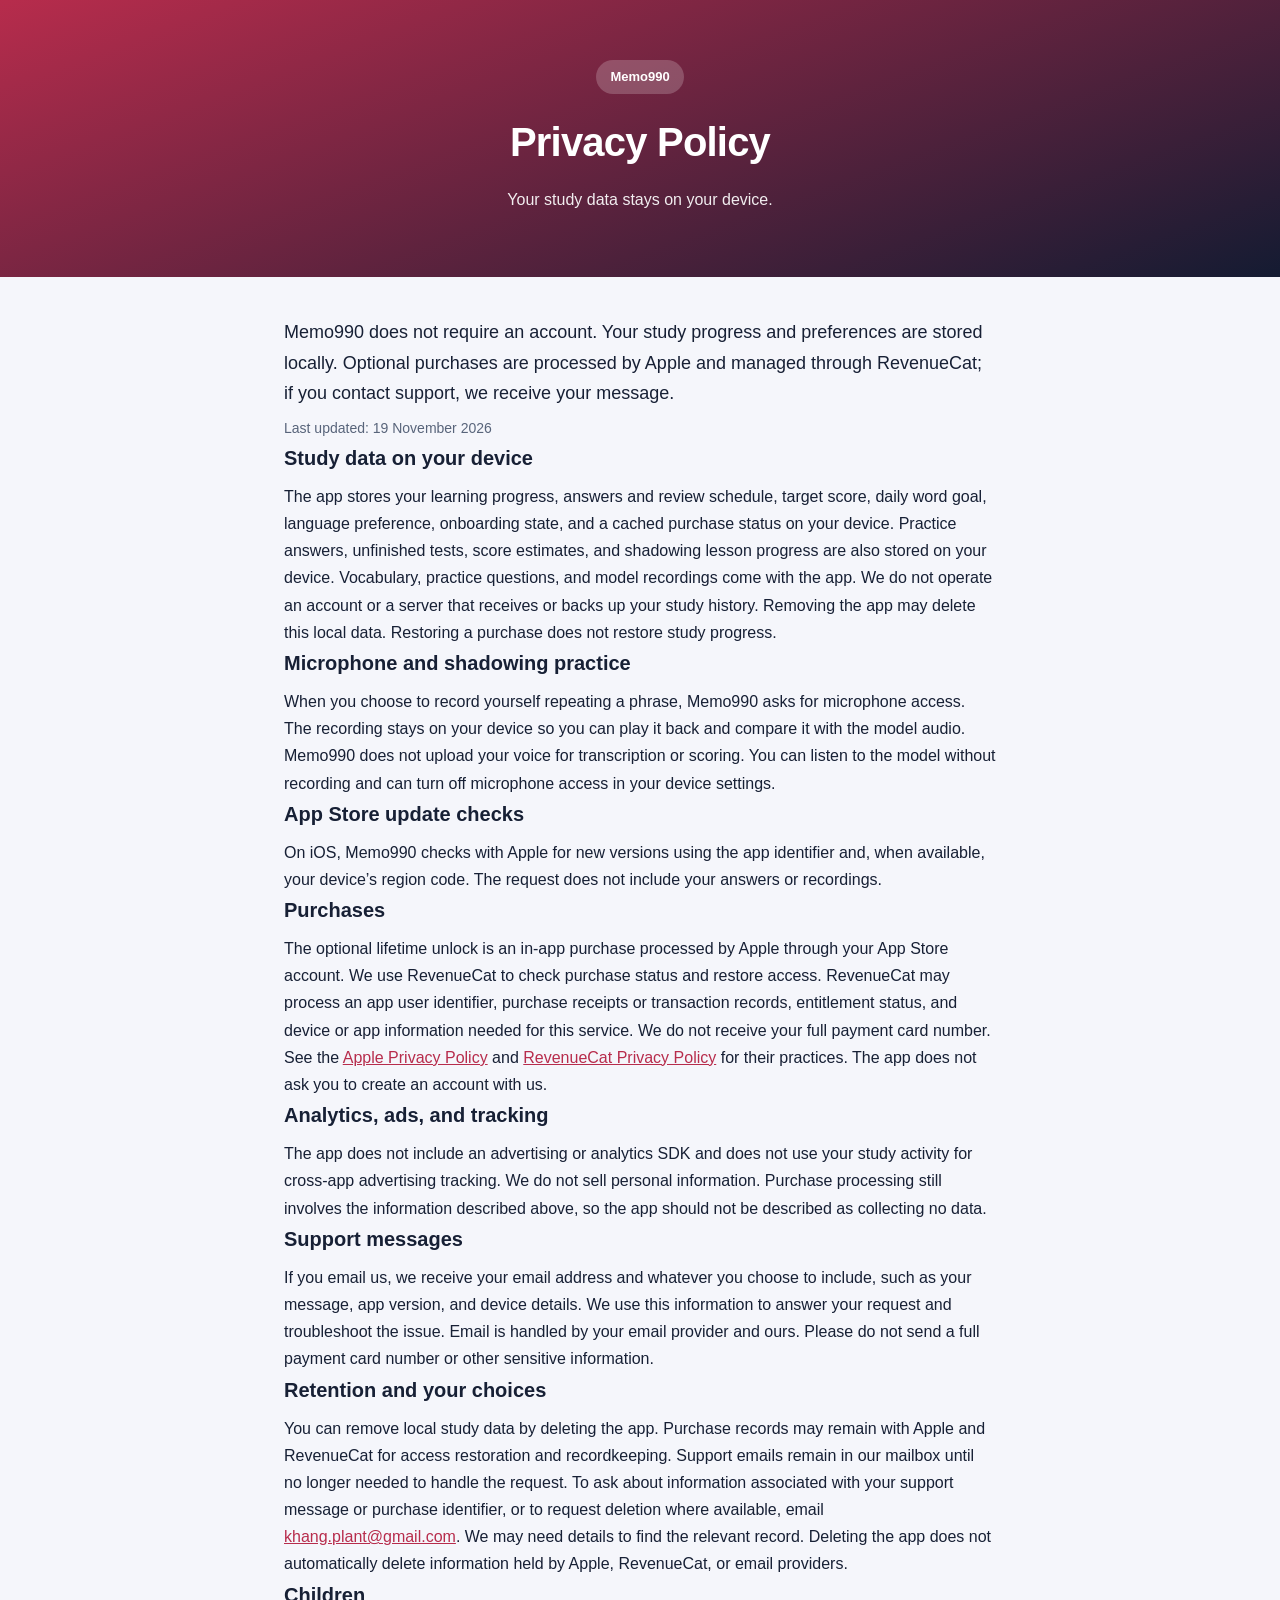
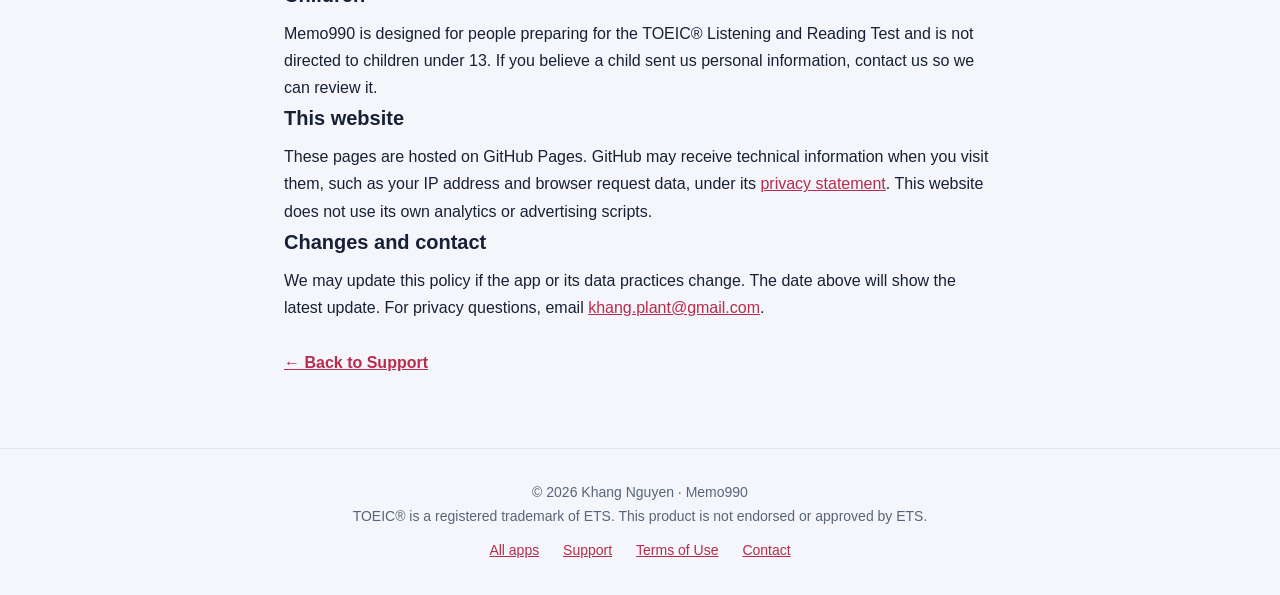
<file: memo990/privacy.html>
<!DOCTYPE html>
<html lang="en">
<head>
  <meta charset="UTF-8" />
  <meta name="viewport" content="width=device-width, initial-scale=1.0" />
  <title>Privacy Policy — Memo990</title>
  <meta name="description" content="How Memo990 handles study progress, purchases, and support messages." />
  <link rel="canonical" href="https://khang-nguyen265.github.io/support/memo990/privacy.html" />
  <link rel="stylesheet" href="../assets/site.css" />
  <style>
    :root {
      --paper: #f5f6fb; --paper-card: #ffffff; --ink: #172035;
      --ink-soft: #58647a; --brand: #b72c4c; --brand-deep: #141b32;
      --line: #e1e5ee;
    }
  </style>
</head>
<body>
  <header class="hero">
    <div class="wrap">
      <span class="badge">Memo990</span>
      <h1>Privacy Policy</h1>
      <p>Your study data stays on your device.</p>
    </div>
  </header>

  <main class="wrap">
    <p class="lead">Memo990 does not require an account. Your study progress and preferences are stored locally. Optional purchases are processed by Apple and managed through RevenueCat; if you contact support, we receive your message.</p>
    <p class="updated">Last updated: 19 November 2026</p>

    <h2>Study data on your device</h2>
    <p>The app stores your learning progress, answers and review schedule, target score, daily word goal, language preference, onboarding state, and a cached purchase status on your device. Practice answers, unfinished tests, score estimates, and shadowing lesson progress are also stored on your device. Vocabulary, practice questions, and model recordings come with the app. We do not operate an account or a server that receives or backs up your study history. Removing the app may delete this local data. Restoring a purchase does not restore study progress.</p>

    <h2>Microphone and shadowing practice</h2>
    <p>When you choose to record yourself repeating a phrase, Memo990 asks for microphone access. The recording stays on your device so you can play it back and compare it with the model audio. Memo990 does not upload your voice for transcription or scoring. You can listen to the model without recording and can turn off microphone access in your device settings.</p>

    <h2>App Store update checks</h2>
    <p>On iOS, Memo990 checks with Apple for new versions using the app identifier and, when available, your device’s region code. The request does not include your answers or recordings.</p>

    <h2>Purchases</h2>
    <p>The optional lifetime unlock is an in-app purchase processed by Apple through your App Store account. We use RevenueCat to check purchase status and restore access. RevenueCat may process an app user identifier, purchase receipts or transaction records, entitlement status, and device or app information needed for this service. We do not receive your full payment card number. See the <a href="https://www.apple.com/legal/privacy/">Apple Privacy Policy</a> and <a href="https://www.revenuecat.com/privacy">RevenueCat Privacy Policy</a> for their practices. The app does not ask you to create an account with us.</p>

    <h2>Analytics, ads, and tracking</h2>
    <p>The app does not include an advertising or analytics SDK and does not use your study activity for cross-app advertising tracking. We do not sell personal information. Purchase processing still involves the information described above, so the app should not be described as collecting no data.</p>

    <h2>Support messages</h2>
    <p>If you email us, we receive your email address and whatever you choose to include, such as your message, app version, and device details. We use this information to answer your request and troubleshoot the issue. Email is handled by your email provider and ours. Please do not send a full payment card number or other sensitive information.</p>

    <h2>Retention and your choices</h2>
    <p>You can remove local study data by deleting the app. Purchase records may remain with Apple and RevenueCat for access restoration and recordkeeping. Support emails remain in our mailbox until no longer needed to handle the request. To ask about information associated with your support message or purchase identifier, or to request deletion where available, email <a href="mailto:khang.plant@gmail.com?subject=Memo990%20Privacy">khang.plant@gmail.com</a>. We may need details to find the relevant record. Deleting the app does not automatically delete information held by Apple, RevenueCat, or email providers.</p>

    <h2>Children</h2>
    <p>Memo990 is designed for people preparing for the TOEIC® Listening and Reading Test and is not directed to children under 13. If you believe a child sent us personal information, contact us so we can review it.</p>

    <h2>This website</h2>
    <p>These pages are hosted on GitHub Pages. GitHub may receive technical information when you visit them, such as your IP address and browser request data, under its <a href="https://docs.github.com/en/site-policy/privacy-policies/github-general-privacy-statement">privacy statement</a>. This website does not use its own analytics or advertising scripts.</p>

    <h2>Changes and contact</h2>
    <p>We may update this policy if the app or its data practices change. The date above will show the latest update. For privacy questions, email <a href="mailto:khang.plant@gmail.com?subject=Memo990%20Privacy">khang.plant@gmail.com</a>.</p>

    <a class="back" href="./">← Back to Support</a>
  </main>

  <footer>
    <div>© 2026 Khang Nguyen · Memo990</div>
    <div>TOEIC® is a registered trademark of ETS. This product is not endorsed or approved by ETS.</div>
    <div style="margin-top:10px">
      <a href="../">All apps</a>
      <a href="./">Support</a>
      <a href="terms.html">Terms of Use</a>
      <a href="mailto:khang.plant@gmail.com?subject=Memo990%20Privacy">Contact</a>
    </div>
  </footer>
</body>
</html>
</file>
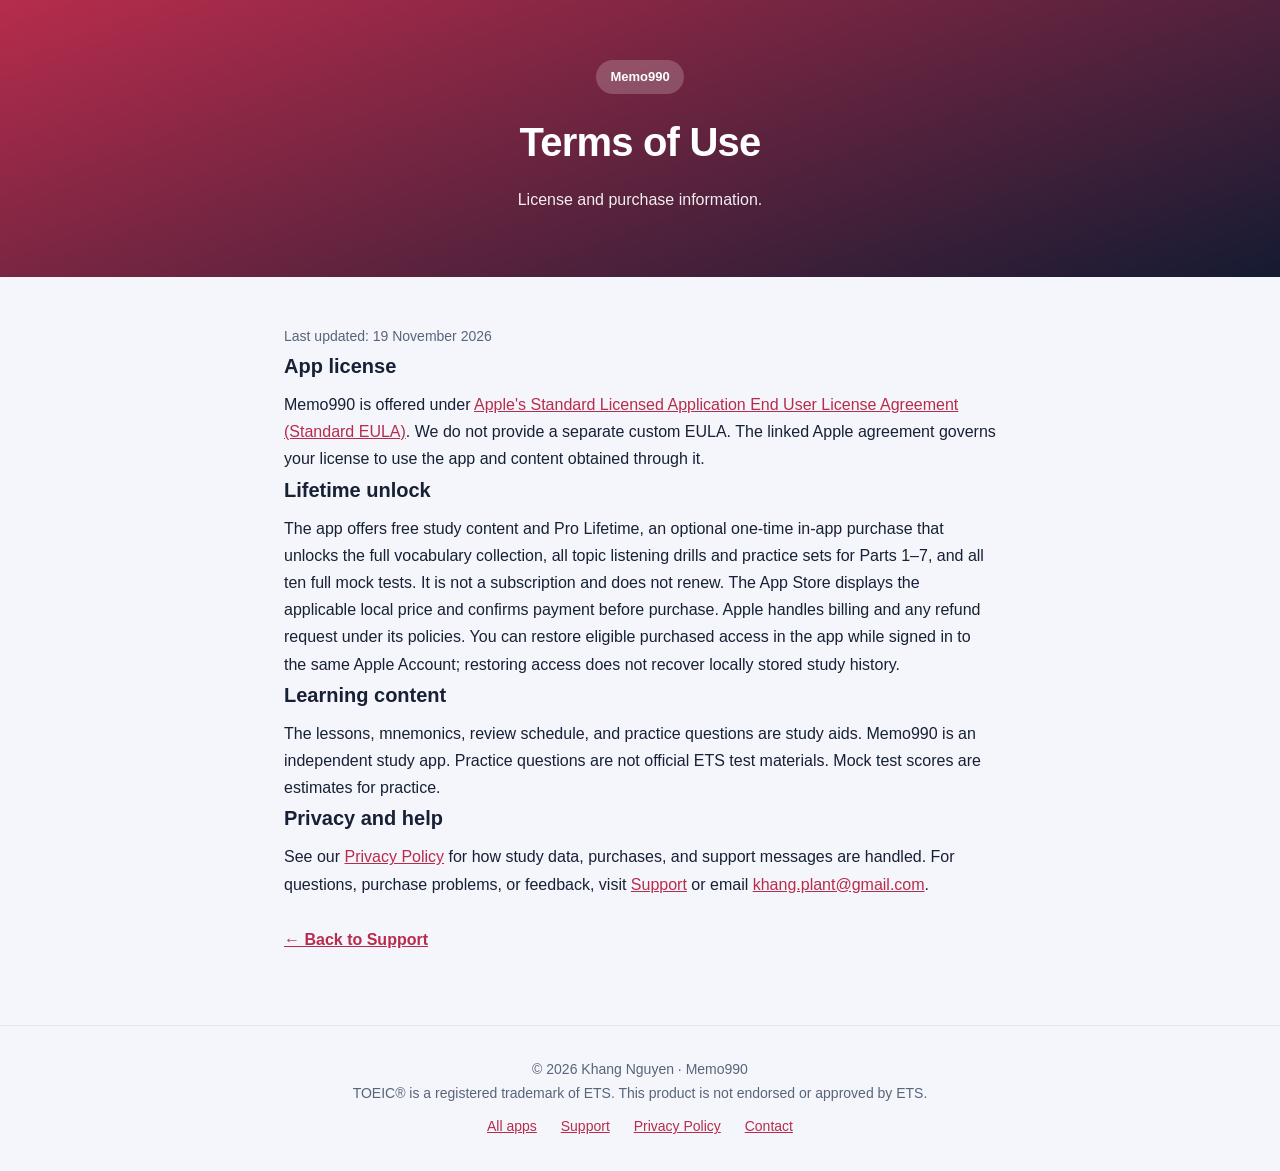
<file: memo990/terms.html>
<!DOCTYPE html>
<html lang="en">
<head>
  <meta charset="UTF-8" />
  <meta name="viewport" content="width=device-width, initial-scale=1.0" />
  <title>Terms of Use — Memo990</title>
  <meta name="description" content="Apple Standard EULA and purchase information for Memo990." />
  <link rel="canonical" href="https://khang-nguyen265.github.io/support/memo990/terms.html" />
  <link rel="stylesheet" href="../assets/site.css" />
  <style>
    :root {
      --paper: #f5f6fb; --paper-card: #ffffff; --ink: #172035;
      --ink-soft: #58647a; --brand: #b72c4c; --brand-deep: #141b32;
      --line: #e1e5ee;
    }
  </style>
</head>
<body>
  <header class="hero">
    <div class="wrap">
      <span class="badge">Memo990</span>
      <h1>Terms of Use</h1>
      <p>License and purchase information.</p>
    </div>
  </header>

  <main class="wrap">
    <p class="updated">Last updated: 19 November 2026</p>

    <h2>App license</h2>
    <p>Memo990 is offered under <a href="https://www.apple.com/legal/internet-services/itunes/dev/stdeula/">Apple's Standard Licensed Application End User License Agreement (Standard EULA)</a>. We do not provide a separate custom EULA. The linked Apple agreement governs your license to use the app and content obtained through it.</p>

    <h2>Lifetime unlock</h2>
    <p>The app offers free study content and Pro Lifetime, an optional one-time in-app purchase that unlocks the full vocabulary collection, all topic listening drills and practice sets for Parts 1–7, and all ten full mock tests. It is not a subscription and does not renew. The App Store displays the applicable local price and confirms payment before purchase. Apple handles billing and any refund request under its policies. You can restore eligible purchased access in the app while signed in to the same Apple Account; restoring access does not recover locally stored study history.</p>

    <h2>Learning content</h2>
    <p>The lessons, mnemonics, review schedule, and practice questions are study aids. Memo990 is an independent study app. Practice questions are not official ETS test materials. Mock test scores are estimates for practice.</p>

    <h2>Privacy and help</h2>
    <p>See our <a href="privacy.html">Privacy Policy</a> for how study data, purchases, and support messages are handled. For questions, purchase problems, or feedback, visit <a href="./">Support</a> or email <a href="mailto:khang.plant@gmail.com?subject=Memo990%20Support">khang.plant@gmail.com</a>.</p>

    <a class="back" href="./">← Back to Support</a>
  </main>

  <footer>
    <div>© 2026 Khang Nguyen · Memo990</div>
    <div>TOEIC® is a registered trademark of ETS. This product is not endorsed or approved by ETS.</div>
    <div style="margin-top:10px">
      <a href="../">All apps</a>
      <a href="./">Support</a>
      <a href="privacy.html">Privacy Policy</a>
      <a href="mailto:khang.plant@gmail.com?subject=Memo990%20Support">Contact</a>
    </div>
  </footer>
</body>
</html>
</file>
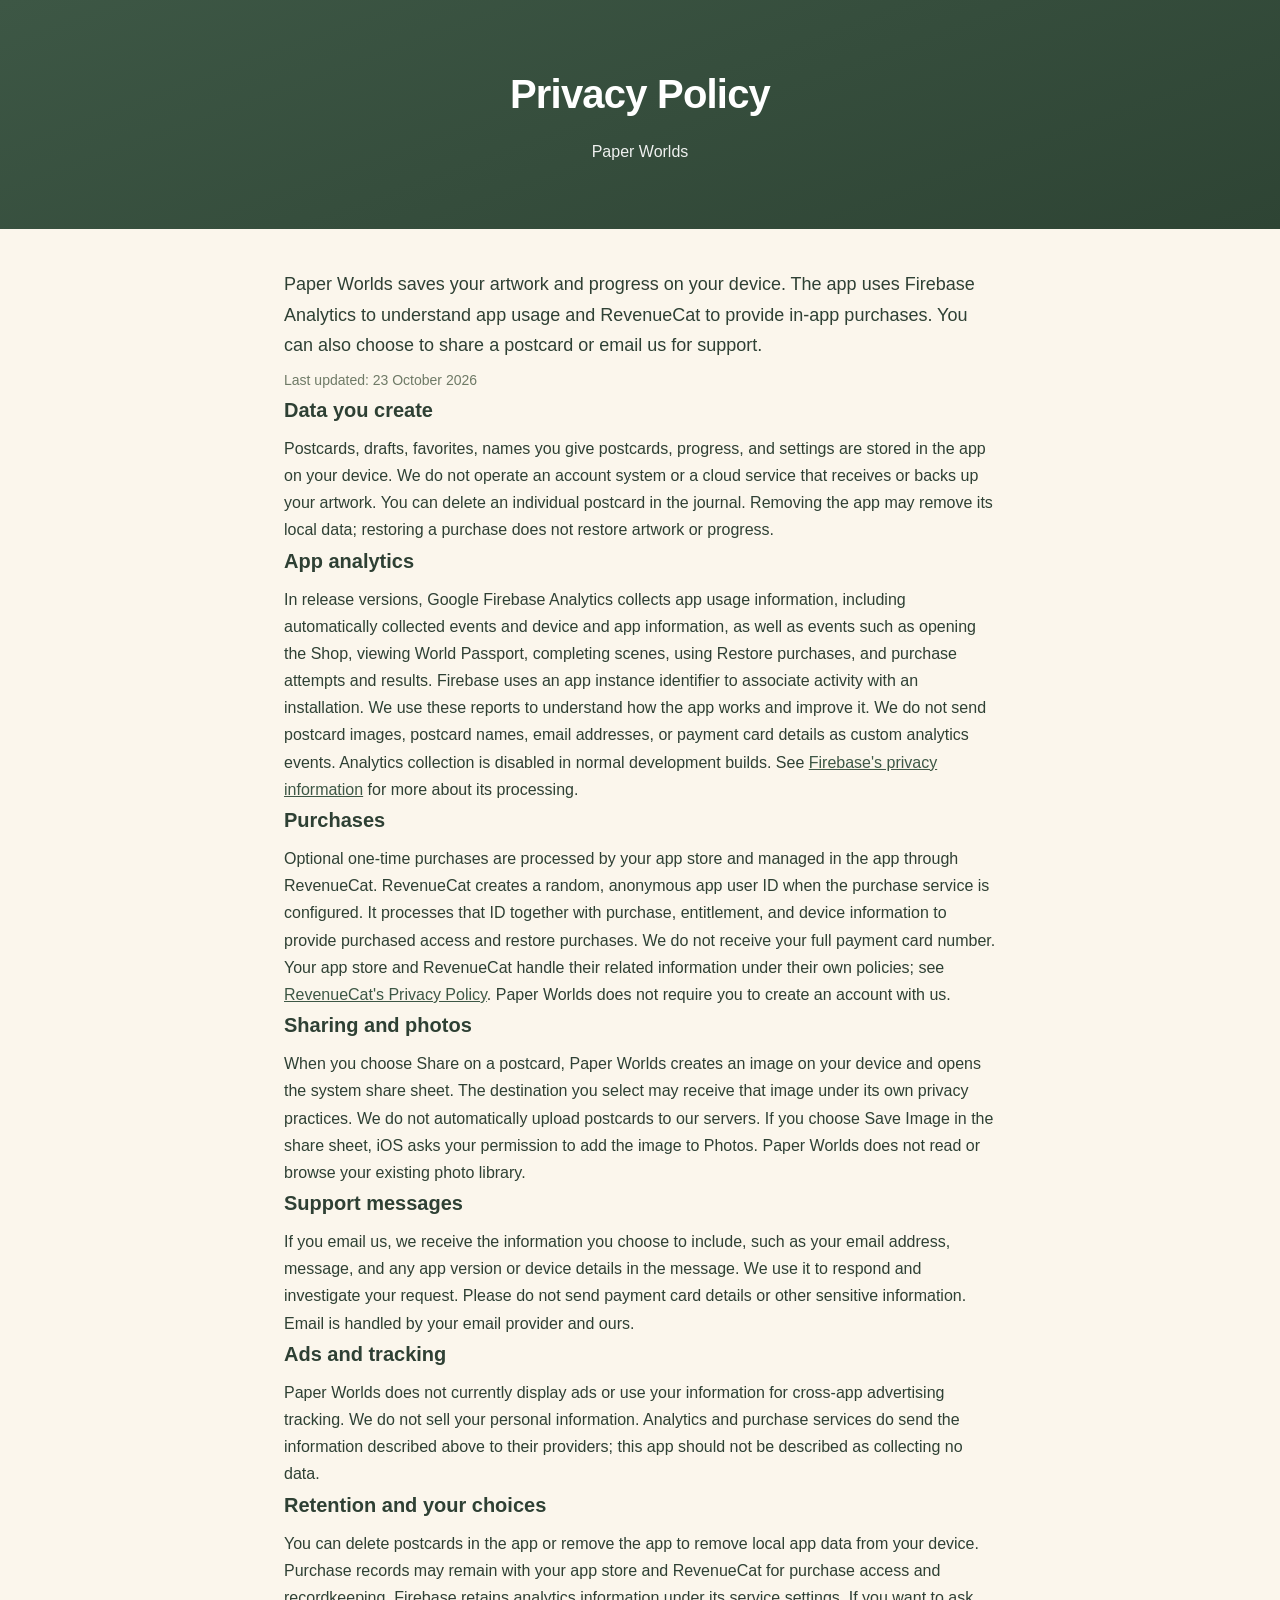
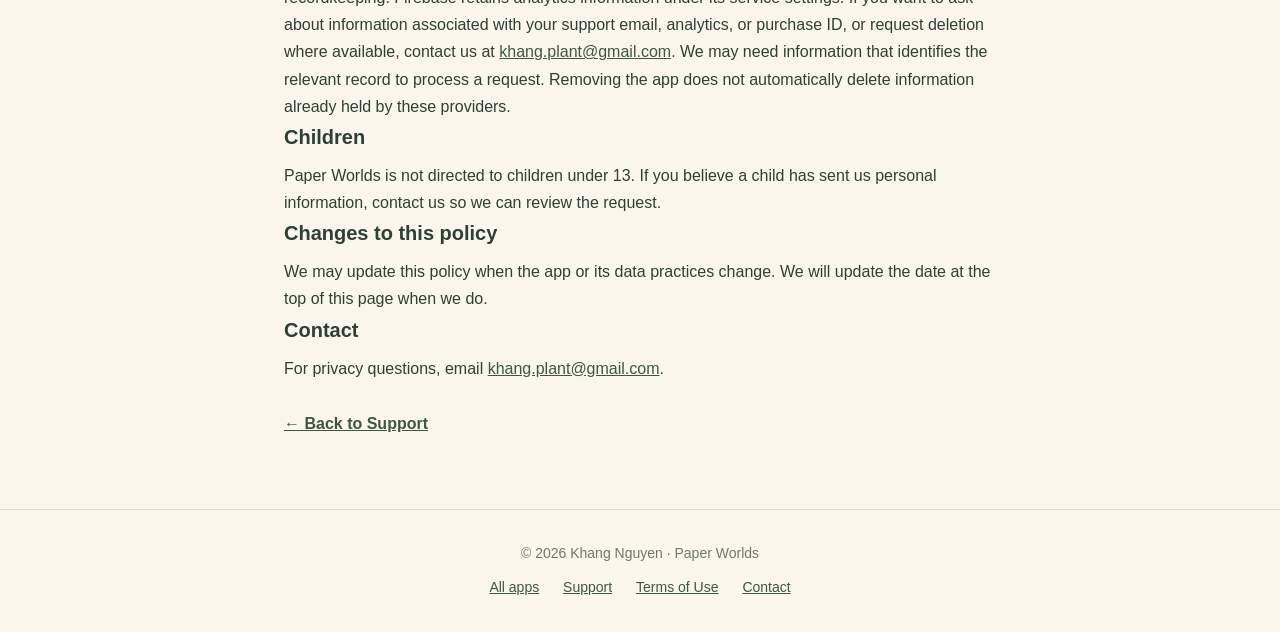
<file: paper/privacy.html>
<!DOCTYPE html>
<html lang="en">
<head>
  <meta charset="UTF-8" />
  <meta name="viewport" content="width=device-width, initial-scale=1.0" />
  <title>Privacy Policy — Paper Worlds</title>
  <meta name="description" content="How Paper Worlds handles postcards, app analytics, purchases, and support messages." />
  <link rel="stylesheet" href="../assets/site.css" />
  <style>
    :root {
      --paper: #FBF6EC;
      --paper-card: #FFFDF8;
      --ink: #2E4034;
      --ink-soft: #6E7A66;
      --brand: #3D5745;
      --brand-deep: #2E4434;
      --line: #E8D9C4;
    }
  </style>
</head>
<body>
  <header class="hero">
    <div class="wrap">
      <h1>Privacy Policy</h1>
      <p>Paper Worlds</p>
    </div>
  </header>

  <main class="wrap">
    <p class="lead">Paper Worlds saves your artwork and progress on your device. The app uses Firebase Analytics to understand app usage and RevenueCat to provide in-app purchases. You can also choose to share a postcard or email us for support.</p>
    <p class="updated">Last updated: 23 October 2026</p>

    <h2>Data you create</h2>
    <p>Postcards, drafts, favorites, names you give postcards, progress, and settings are stored in the app on your device. We do not operate an account system or a cloud service that receives or backs up your artwork. You can delete an individual postcard in the journal. Removing the app may remove its local data; restoring a purchase does not restore artwork or progress.</p>

    <h2>App analytics</h2>
    <p>In release versions, Google Firebase Analytics collects app usage information, including automatically collected events and device and app information, as well as events such as opening the Shop, viewing World Passport, completing scenes, using Restore purchases, and purchase attempts and results. Firebase uses an app instance identifier to associate activity with an installation. We use these reports to understand how the app works and improve it. We do not send postcard images, postcard names, email addresses, or payment card details as custom analytics events. Analytics collection is disabled in normal development builds. See <a href="https://firebase.google.com/support/privacy">Firebase's privacy information</a> for more about its processing.</p>

    <h2>Purchases</h2>
    <p>Optional one-time purchases are processed by your app store and managed in the app through RevenueCat. RevenueCat creates a random, anonymous app user ID when the purchase service is configured. It processes that ID together with purchase, entitlement, and device information to provide purchased access and restore purchases. We do not receive your full payment card number. Your app store and RevenueCat handle their related information under their own policies; see <a href="https://www.revenuecat.com/privacy-policy">RevenueCat's Privacy Policy</a>. Paper Worlds does not require you to create an account with us.</p>

    <h2>Sharing and photos</h2>
    <p>When you choose Share on a postcard, Paper Worlds creates an image on your device and opens the system share sheet. The destination you select may receive that image under its own privacy practices. We do not automatically upload postcards to our servers. If you choose Save Image in the share sheet, iOS asks your permission to add the image to Photos. Paper Worlds does not read or browse your existing photo library.</p>

    <h2>Support messages</h2>
    <p>If you email us, we receive the information you choose to include, such as your email address, message, and any app version or device details in the message. We use it to respond and investigate your request. Please do not send payment card details or other sensitive information. Email is handled by your email provider and ours.</p>

    <h2>Ads and tracking</h2>
    <p>Paper Worlds does not currently display ads or use your information for cross-app advertising tracking. We do not sell your personal information. Analytics and purchase services do send the information described above to their providers; this app should not be described as collecting no data.</p>

    <h2>Retention and your choices</h2>
    <p>You can delete postcards in the app or remove the app to remove local app data from your device. Purchase records may remain with your app store and RevenueCat for purchase access and recordkeeping. Firebase retains analytics information under its service settings. If you want to ask about information associated with your support email, analytics, or purchase ID, or request deletion where available, contact us at <a href="mailto:khang.plant@gmail.com?subject=Paper%20Worlds%20Privacy">khang.plant@gmail.com</a>. We may need information that identifies the relevant record to process a request. Removing the app does not automatically delete information already held by these providers.</p>

    <h2>Children</h2>
    <p>Paper Worlds is not directed to children under 13. If you believe a child has sent us personal information, contact us so we can review the request.</p>

    <h2>Changes to this policy</h2>
    <p>We may update this policy when the app or its data practices change. We will update the date at the top of this page when we do.</p>

    <h2>Contact</h2>
    <p>For privacy questions, email <a href="mailto:khang.plant@gmail.com?subject=Paper%20Worlds%20Privacy">khang.plant@gmail.com</a>.</p>

    <a class="back" href="index.html">← Back to Support</a>
  </main>

  <footer>
    <div>© 2026 Khang Nguyen · Paper Worlds</div>
    <div style="margin-top:10px">
      <a href="../">All apps</a>
      <a href="index.html">Support</a>
      <a href="https://www.apple.com/legal/internet-services/itunes/dev/stdeula/">Terms of Use</a>
      <a href="mailto:khang.plant@gmail.com?subject=Paper%20Worlds%20Privacy">Contact</a>
    </div>
  </footer>
</body>
</html>
</file>
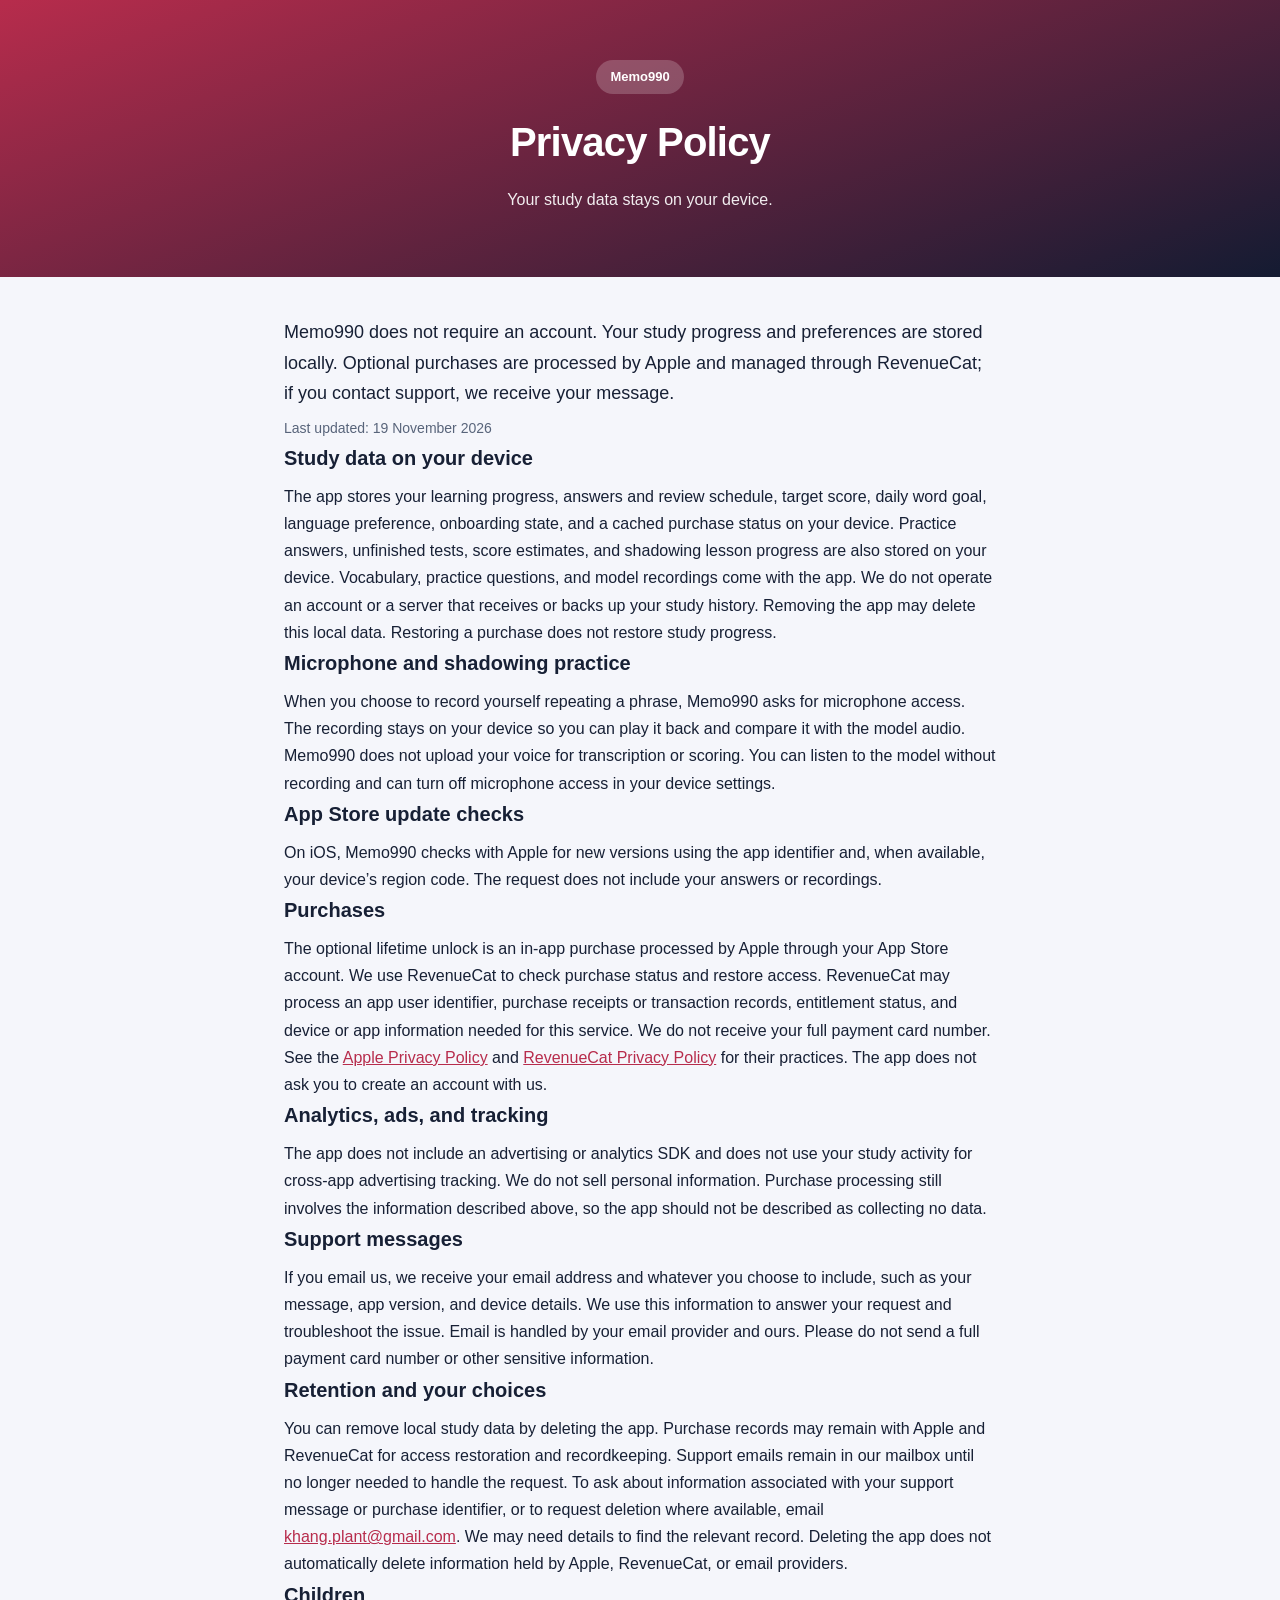
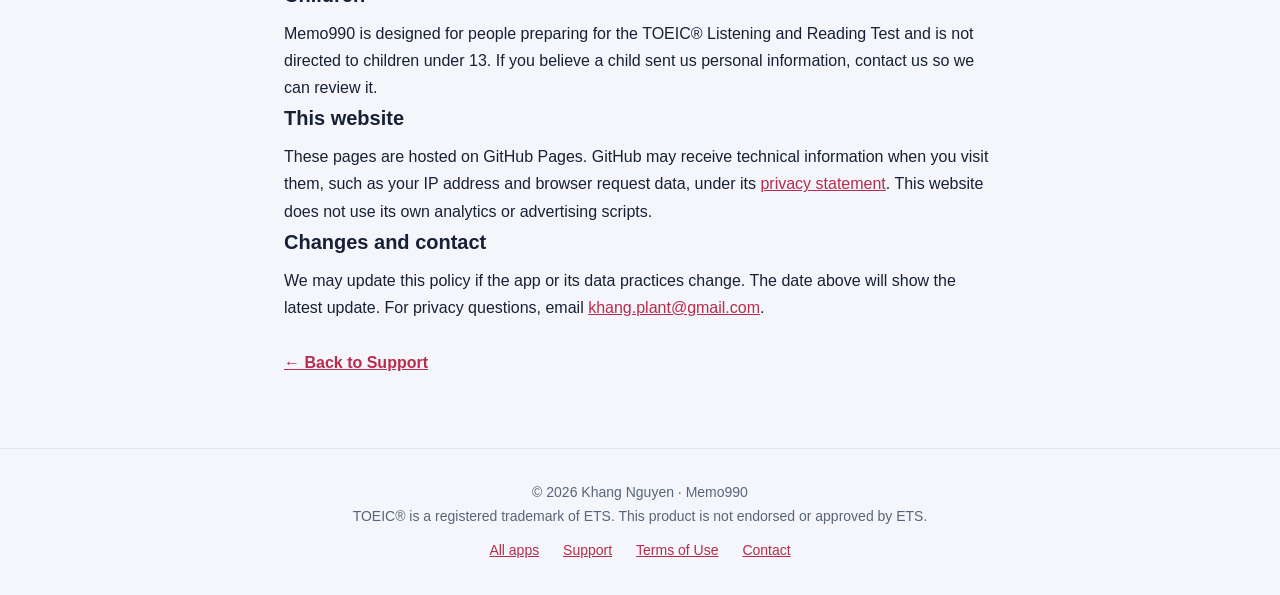
<file: toeic-mnemonic/privacy.html>
<!DOCTYPE html>
<html lang="en">
<head>
  <meta charset="UTF-8" />
  <meta name="viewport" content="width=device-width, initial-scale=1" />
  <title>Memo990 — Page moved</title>
  <link rel="canonical" href="https://khang-nguyen265.github.io/support/memo990/privacy.html" />
  <meta http-equiv="refresh" content="0; url=https://khang-nguyen265.github.io/support/memo990/privacy.html" />
</head>
<body>
  <p>This page has moved. <a href="https://khang-nguyen265.github.io/support/memo990/privacy.html">Continue to Memo990</a>.</p>
</body>
</html>
</file>
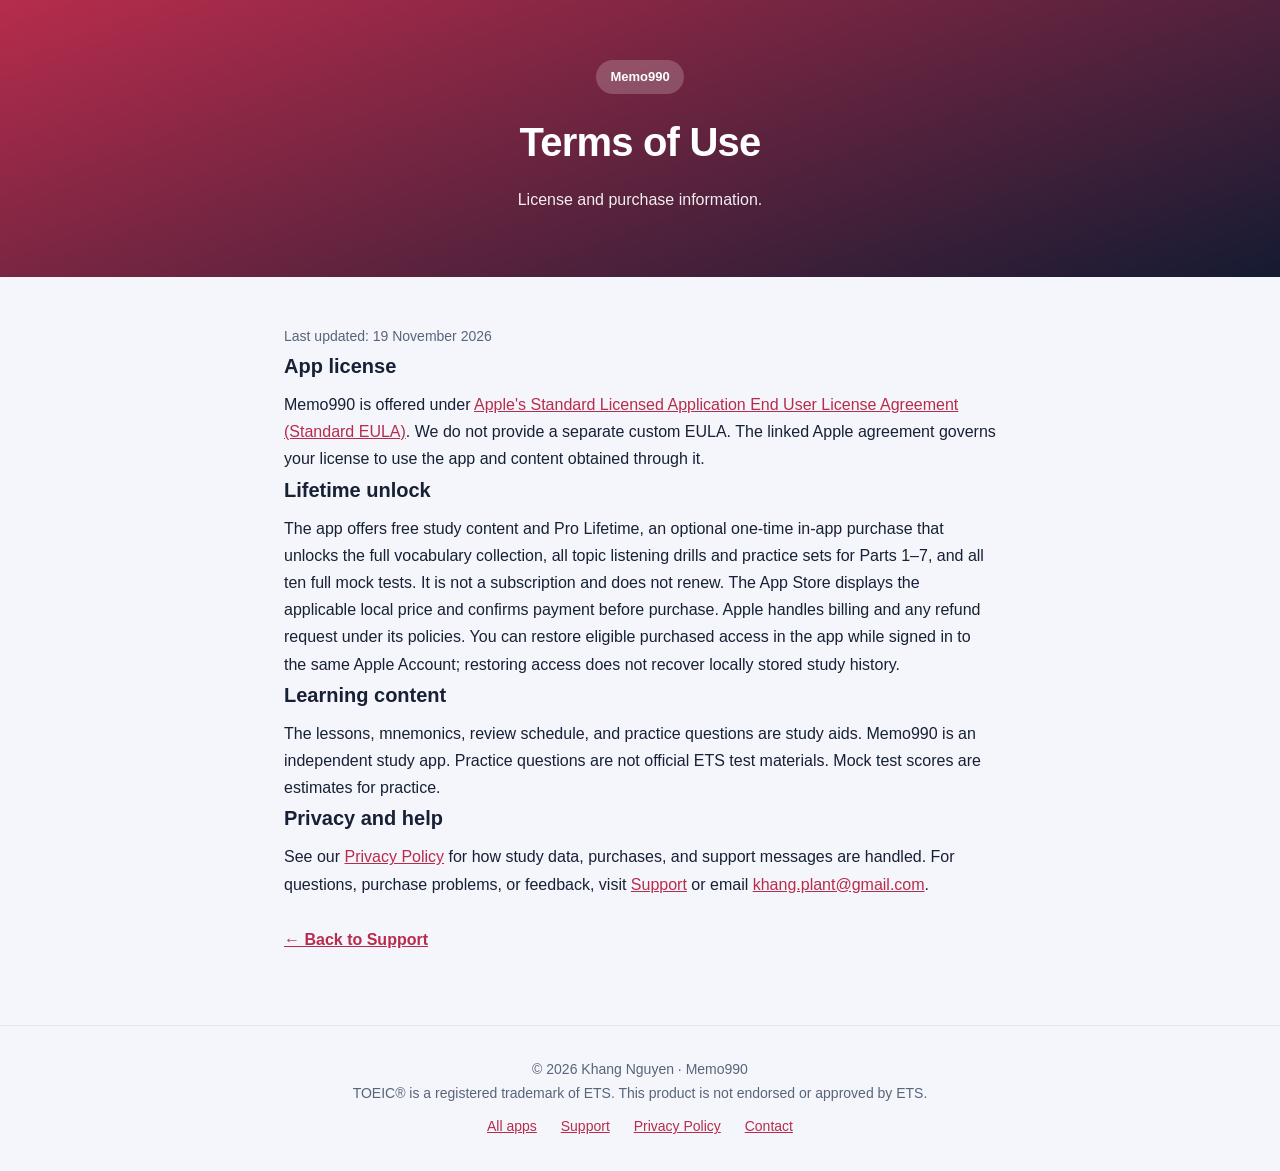
<file: toeic-mnemonic/terms.html>
<!DOCTYPE html>
<html lang="en">
<head>
  <meta charset="UTF-8" />
  <meta name="viewport" content="width=device-width, initial-scale=1" />
  <title>Memo990 — Page moved</title>
  <link rel="canonical" href="https://khang-nguyen265.github.io/support/memo990/terms.html" />
  <meta http-equiv="refresh" content="0; url=https://khang-nguyen265.github.io/support/memo990/terms.html" />
</head>
<body>
  <p>This page has moved. <a href="https://khang-nguyen265.github.io/support/memo990/terms.html">Continue to Memo990</a>.</p>
</body>
</html>
</file>
<file: assets/site.css>
/* Layout dùng chung cho mọi app trong site này.
   KHÔNG đặt màu riêng của app nào ở đây. Mỗi trang app override các biến
   dưới đây trong <style>:root{...}</style> của chính nó — nhờ vậy thêm app
   mới không bao giờ phải sửa file này. */

:root {
  --paper: #f6f7f8;
  --paper-card: #ffffff;
  --ink: #1a1d21;
  --ink-soft: #626b75;
  --brand: #3d4753;
  --brand-deep: #262d36;
  --line: #e4e7ea;
}

* { box-sizing: border-box; margin: 0; padding: 0; }

body {
  font-family: -apple-system, BlinkMacSystemFont, "Segoe UI", Roboto,
    Helvetica, Arial, sans-serif;
  color: var(--ink);
  background: var(--paper);
  line-height: 1.7;
  -webkit-font-smoothing: antialiased;
}

a { color: var(--brand); }
a:hover { text-decoration: underline; }

.wrap { max-width: 760px; margin: 0 auto; padding: 0 24px; }

.hero {
  background: linear-gradient(160deg, var(--brand) 0%, var(--brand-deep) 100%);
  color: #fff;
  padding: 60px 24px 64px;
  text-align: center;
}
.hero h1 { font-size: clamp(28px, 5vw, 40px); font-weight: 800; letter-spacing: -0.02em; }
.hero p { opacity: 0.92; margin-top: 10px; }

.badge {
  display: inline-block;
  padding: 6px 14px;
  margin-bottom: 14px;
  border-radius: 999px;
  background: rgba(255, 255, 255, 0.2);
  font-size: 13px;
  font-weight: 600;
}

main.wrap { padding-top: 40px; padding-bottom: 72px; }
section { margin-bottom: 44px; }
h2 { font-size: 20px; font-weight: 700; margin-bottom: 8px; }
.section-sub { color: var(--ink-soft); margin-bottom: 16px; }
p + p { margin-top: 8px; }

.card {
  background: var(--paper-card);
  border: 1px solid var(--line);
  border-radius: 16px;
  padding: 20px;
}

.contact { display: flex; align-items: center; gap: 16px; flex-wrap: wrap; }
.contact .icon { font-size: 28px; line-height: 1; }
.contact .meta { flex: 1; min-width: 170px; }
.contact .label { font-size: 13px; color: var(--ink-soft); }
.contact .value { font-weight: 600; word-break: break-all; }

.btn {
  display: inline-block;
  padding: 10px 22px;
  border-radius: 999px;
  background: var(--brand);
  color: #fff;
  font-weight: 600;
  text-decoration: none;
}
.btn:hover { background: var(--brand-deep); text-decoration: none; }

details {
  background: var(--paper-card);
  border: 1px solid var(--line);
  border-radius: 12px;
  padding: 14px 18px;
  margin-bottom: 10px;
}
details summary { font-weight: 600; cursor: pointer; }
details p { margin-top: 10px; color: var(--ink-soft); }

.lead { font-size: 18px; }
.updated { color: var(--ink-soft); font-size: 14px; margin-top: 8px; }

.app-list { list-style: none; }
.app-list li + li { margin-top: 12px; }
.app-list a { font-weight: 600; }

.back { display: inline-block; margin-top: 28px; font-weight: 600; }

footer {
  border-top: 1px solid var(--line);
  padding: 32px 24px;
  text-align: center;
  color: var(--ink-soft);
  font-size: 14px;
}
footer a { margin: 0 10px; }
</file>
